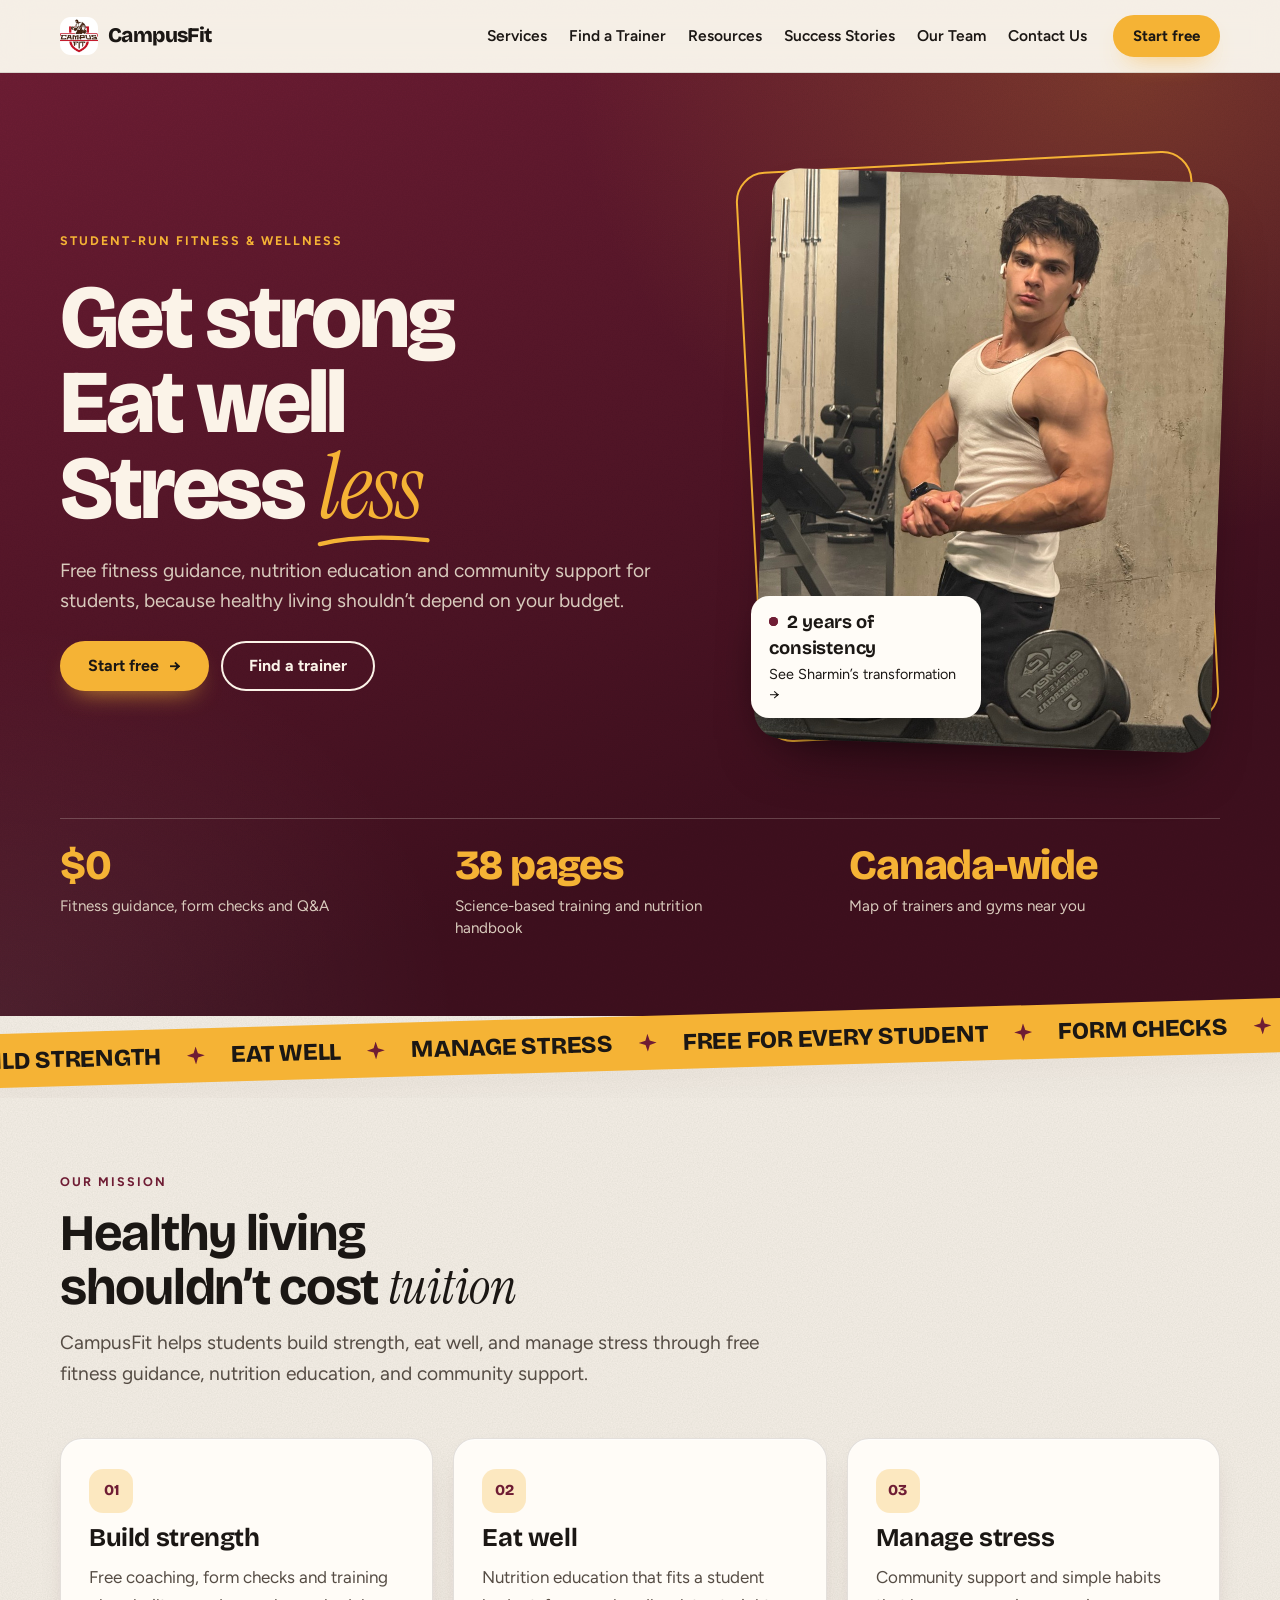
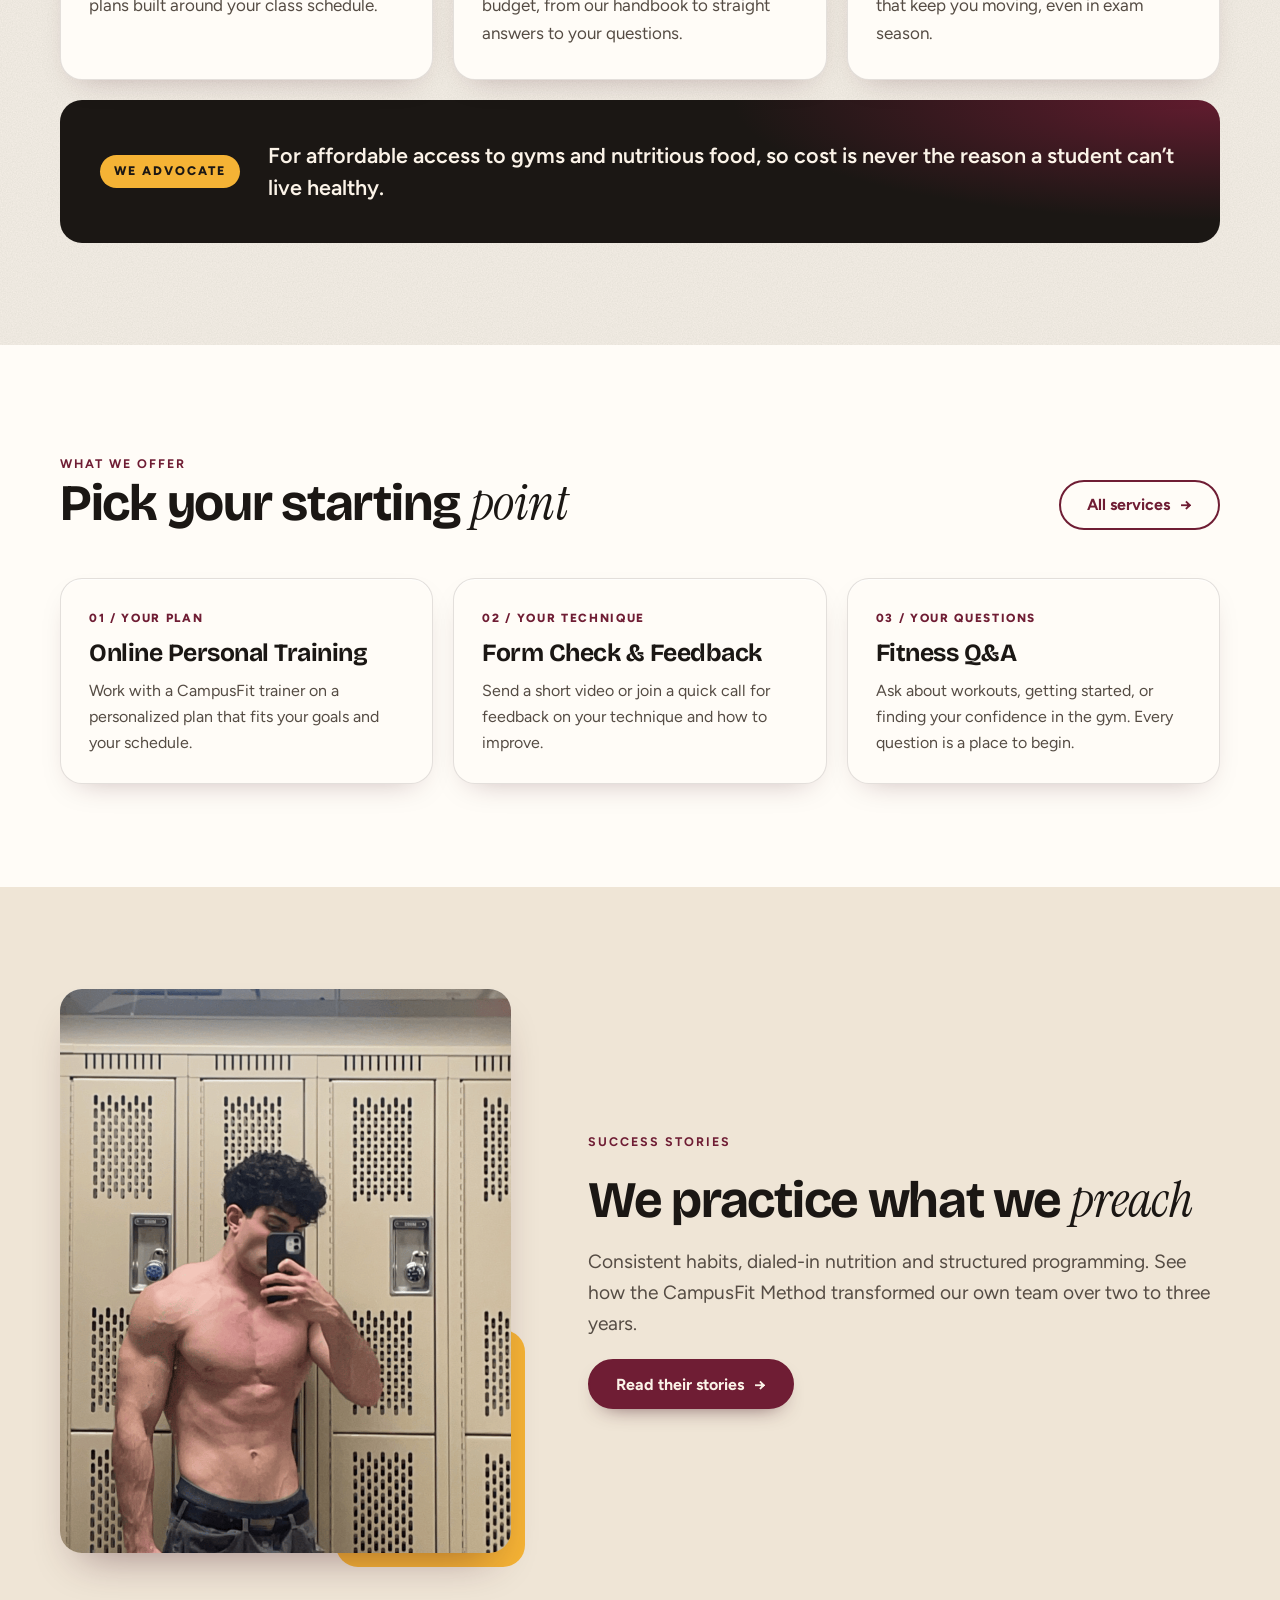
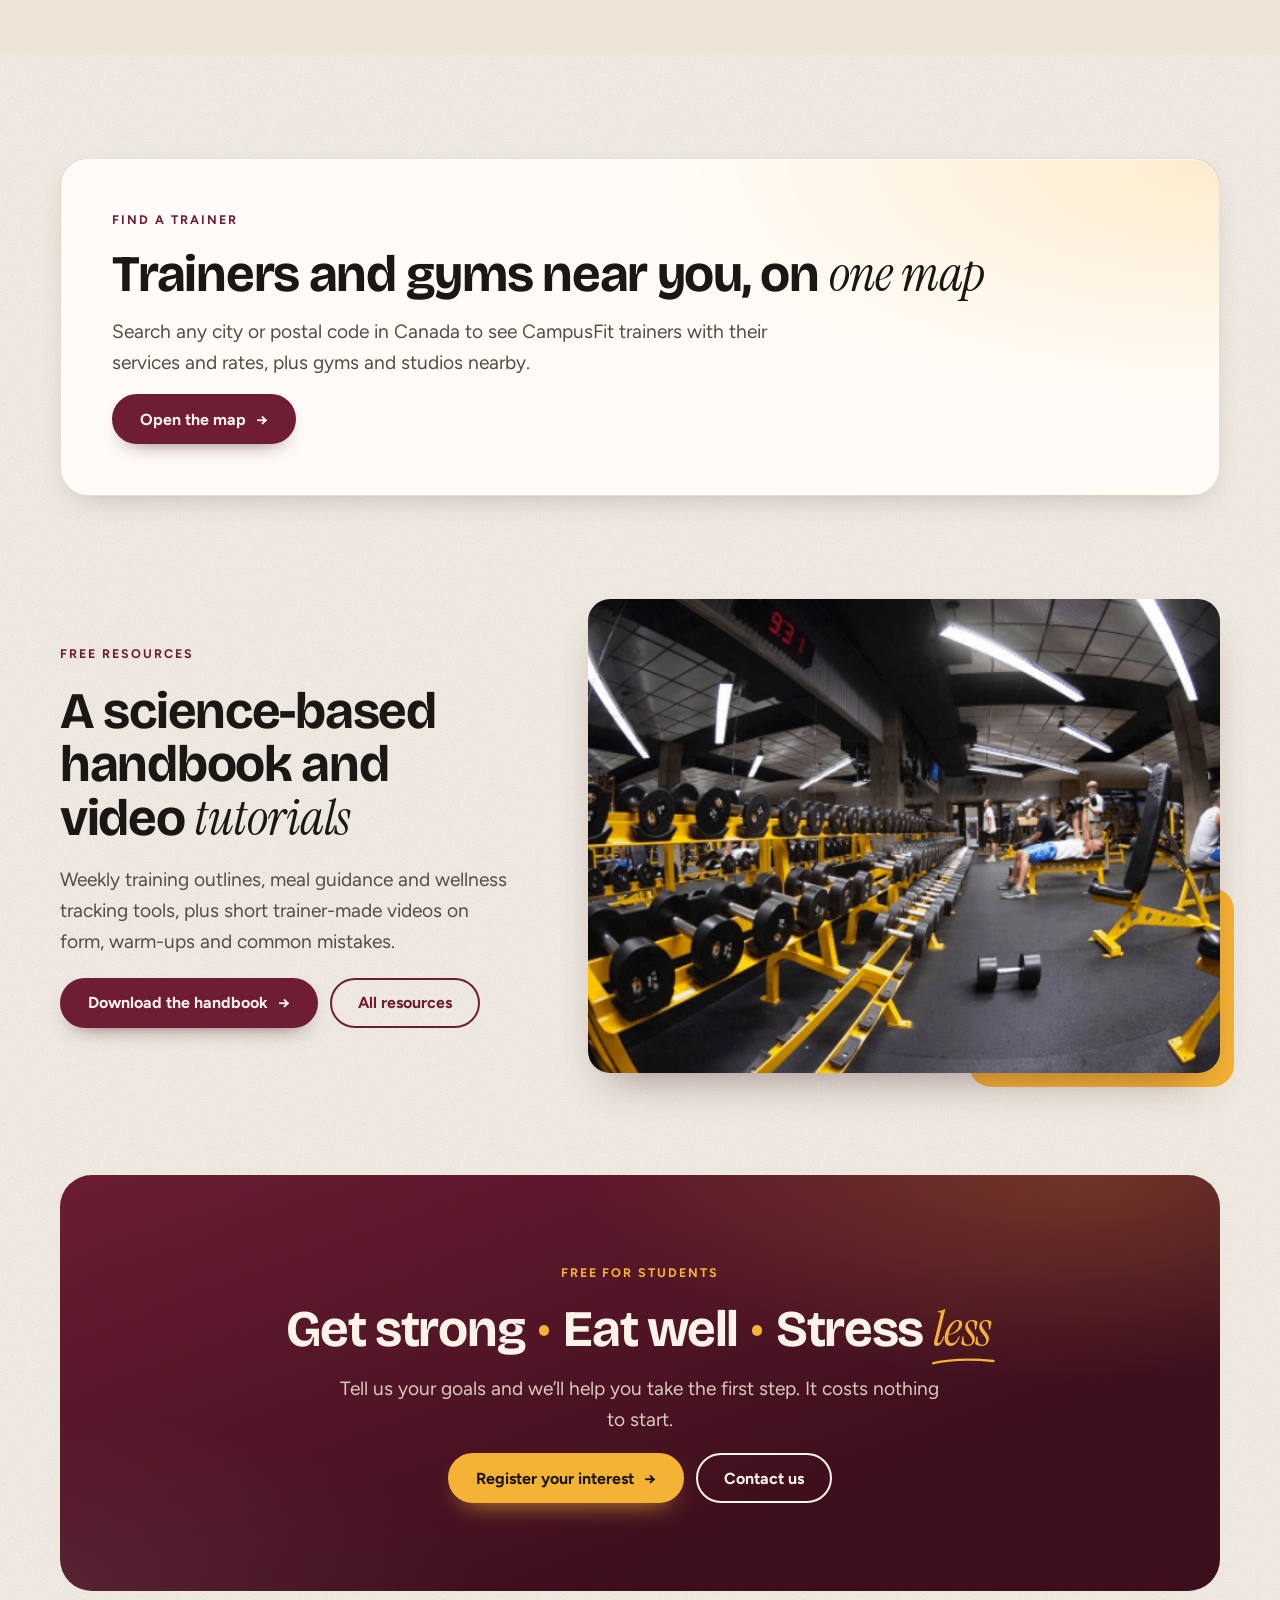
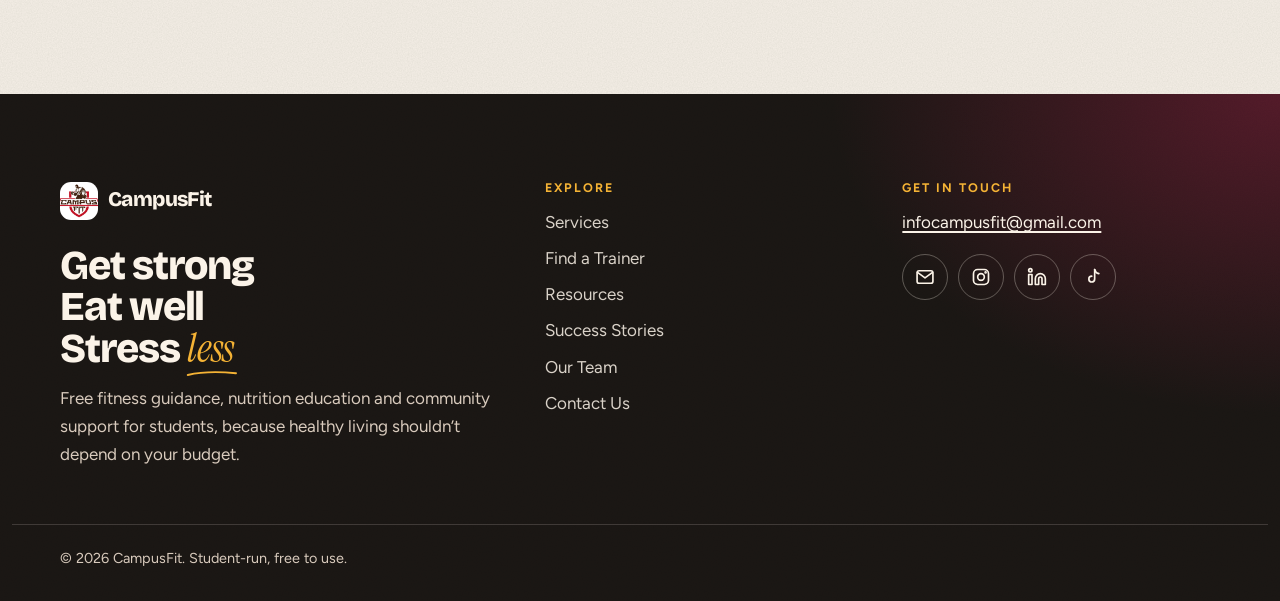
<file: index.html>
<!doctype html>
<html lang="en">
<head>
<meta charset="utf-8">
<meta name="viewport" content="width=device-width, initial-scale=1">
<title>CampusFit – Get strong · Eat well · Stress less</title>
<meta name="description" content="CampusFit helps students build strength, eat well and manage stress through free fitness guidance, nutrition education and community support.">
<meta name="theme-color" content="#6f1d34">
<link rel="canonical" href="https://campusfit.ca/">
<meta property="og:type" content="website">
<meta property="og:site_name" content="CampusFit">
<meta property="og:title" content="CampusFit – Get strong · Eat well · Stress less">
<meta property="og:description" content="CampusFit helps students build strength, eat well and manage stress through free fitness guidance, nutrition education and community support.">
<meta property="og:url" content="https://campusfit.ca/">
<meta property="og:image" content="https://campusfit.ca/images/logo.jpeg">
<link rel="icon" href="images/icon.jpeg">
<link rel="apple-touch-icon" href="images/icon.jpeg">
<link rel="preconnect" href="https://fonts.googleapis.com">
<link rel="preconnect" href="https://fonts.gstatic.com" crossorigin>
<link rel="stylesheet" href="https://fonts.googleapis.com/css2?family=Bricolage+Grotesque:opsz,wght@12..96,600..800&family=Figtree:wght@400;500;600;700;800&family=Instrument+Serif:ital@1&display=swap">
<link rel="stylesheet" href="assets/style.css">
<script src="assets/site.js" defer></script>
</head>
<body>
<a class="skip-link" href="#main">Skip to content</a>
<header class="site-header">
  <div class="container header-inner">
    <a class="brand" href="./"><img src="images/icon.jpeg" alt="" width="38" height="38"><span>CampusFit</span></a>
    <button class="nav-toggle" type="button" aria-expanded="false" aria-controls="site-nav"><span class="sr-only">Menu</span><span class="bars" aria-hidden="true"></span></button>
    <nav id="site-nav" class="site-nav" aria-label="Main">
      <ul><li><a href="services/">Services</a></li><li><a href="find-a-trainer/">Find a Trainer</a></li><li><a href="resources/">Resources</a></li><li><a href="success-stories/">Success Stories</a></li><li><a href="team/">Our Team</a></li><li><a href="contact-us/">Contact Us</a></li></ul>
      <a class="btn btn--accent btn--small" href="services/">Start free</a>
    </nav>
  </div>
</header>
<main id="main">
<section class="hero on-dark">
  <div class="container">
    <div class="hero-grid">
      <div class="hero-copy">
        <p class="eyebrow" data-rise style="--d:0">Student-run fitness &amp; wellness</p>
        <h1 class="display hero-title"><span class="line" style="--l:0">Get strong</span><span class="line" style="--l:1">Eat well</span><span class="line" style="--l:2">Stress <span class="serif accent-word">less<svg class="swoosh" viewBox="0 0 120 16" aria-hidden="true" focusable="false"><path d="M4 11.5C34 4.5 72 3 116 7.5" pathLength="1"/></svg></span></span></h1>
        <p class="lede" data-rise style="--d:2">Free fitness guidance, nutrition education and community support for students, because healthy living shouldn’t depend on your budget.</p>
        <div class="actions" data-rise style="--d:3"><a class="btn btn--accent" href="services/">Start free <span class="arrow" aria-hidden="true">→</span></a><a class="btn btn--ghost" href="find-a-trainer/">Find a trainer</a></div>
      </div>
      <figure class="hero-media" data-rise style="--d:2">
        <img src="images/sharmin-after.jpg" alt="Sharmin after two years: posing in the gym in a white tank top" width="768" height="1024">
        <a class="hero-badge" href="success-stories/"><strong><span class="pulse" aria-hidden="true"></span>2 years of consistency</strong><span>See Sharmin’s transformation →</span></a>
      </figure>
    </div>
    <ul class="proof" data-rise style="--d:4">
      <li><span class="proof-num"><span class="stamp">$0</span></span><span class="proof-label">Fitness guidance, form checks and Q&amp;A</span></li>
      <li><span class="proof-num"><span data-count="38">38</span> pages</span><span class="proof-label">Science-based training and nutrition handbook</span></li>
      <li><span class="proof-num">Canada-wide</span><span class="proof-label">Map of trainers and gyms near you</span></li>
    </ul>
  </div>
</section>
<div class="marquee" aria-hidden="true"><div class="marquee-band"><ul class="marquee-track"><li>Build strength</li><li>Eat well</li><li>Manage stress</li><li>Free for every student</li><li>Form checks</li><li>Nutrition on a budget</li><li>Community support</li><li>Build strength</li><li>Eat well</li><li>Manage stress</li><li>Free for every student</li><li>Form checks</li><li>Nutrition on a budget</li><li>Community support</li></ul></div></div>
<section class="section">
  <div class="container">
    <div class="section-head" data-reveal>
      <p class="eyebrow">Our mission</p>
      <h2 class="h2">Healthy living shouldn’t cost <span class="serif">tuition</span></h2>
      <p class="lede">CampusFit helps students build strength, eat well, and manage stress through free fitness guidance, nutrition education, and community support.</p>
    </div>
    <div class="pillars">
      <article class="pillar" data-reveal style="--d:0"><span class="pillar-num">01</span><h3 class="h3">Build strength</h3><p>Free coaching, form checks and training plans built around your class schedule.</p></article>
      <article class="pillar" data-reveal style="--d:1"><span class="pillar-num">02</span><h3 class="h3">Eat well</h3><p>Nutrition education that fits a student budget, from our handbook to straight answers to your questions.</p></article>
      <article class="pillar" data-reveal style="--d:2"><span class="pillar-num">03</span><h3 class="h3">Manage stress</h3><p>Community support and simple habits that keep you moving, even in exam season.</p></article>
    </div>
    <div class="advocacy" data-reveal>
      <span class="advocacy-tag">We advocate</span>
      <p>For affordable access to gyms and nutritious food, so cost is never the reason a student can’t live healthy.</p>
    </div>
  </div>
</section>
<section class="section section--paper">
  <div class="container">
    <div class="section-head section-head--row" data-reveal>
      <div><p class="eyebrow">What we offer</p><h2 class="h2">Pick your starting <span class="serif">point</span></h2></div>
      <a class="btn btn--ghost" href="services/">All services <span class="arrow" aria-hidden="true">→</span></a>
    </div>
    <div class="grid-3">
<article class="card" data-reveal style="--d:0">
  <div class="card-copy">
    <p class="card-label">01 / YOUR PLAN</p>
    <h3 class="card-title">Online Personal Training</h3>
    <p class="card-text">Work with a CampusFit trainer on a personalized plan that fits your goals and your schedule.</p>
  </div>
</article>
<article class="card" data-reveal style="--d:1">
  <div class="card-copy">
    <p class="card-label">02 / YOUR TECHNIQUE</p>
    <h3 class="card-title">Form Check &amp; Feedback</h3>
    <p class="card-text">Send a short video or join a quick call for feedback on your technique and how to improve.</p>
  </div>
</article>
<article class="card" data-reveal style="--d:2">
  <div class="card-copy">
    <p class="card-label">03 / YOUR QUESTIONS</p>
    <h3 class="card-title">Fitness Q&amp;A</h3>
    <p class="card-text">Ask about workouts, getting started, or finding your confidence in the gym. Every question is a place to begin.</p>
  </div>
</article>
    </div>
  </div>
</section>
<section class="section section--cream">
  <div class="container split">
    <figure class="split-media" data-reveal><img src="images/yehonatan-after.png" alt="Yehonatan after three years: mirror selfie in a locker room" width="900" height="1612" loading="lazy"></figure>
    <div class="split-copy" data-reveal style="--d:1">
      <p class="eyebrow">Success stories</p>
      <h2 class="h2">We practice what we <span class="serif">preach</span></h2>
      <p class="lede">Consistent habits, dialed-in nutrition and structured programming. See how the CampusFit Method transformed our own team over two to three years.</p>
      <a class="btn" href="success-stories/">Read their stories <span class="arrow" aria-hidden="true">→</span></a>
    </div>
  </div>
</section>
<section class="section">
  <div class="container">
    <div class="panel panel--feature" data-reveal>
      <p class="eyebrow">Find a trainer</p>
      <h2 class="h2">Trainers and gyms near you, on <span class="serif">one map</span></h2>
      <p class="lede">Search any city or postal code in Canada to see CampusFit trainers with their services and rates, plus gyms and studios nearby.</p>
      <a class="btn" href="find-a-trainer/">Open the map <span class="arrow" aria-hidden="true">→</span></a>
    </div>
  </div>
</section>
<section class="section section--flush-top">
  <div class="container split split--flip">
    <figure class="split-media split-media--wide" data-reveal><img src="images/gym.png" alt="Gym floor with rows of dumbbells on yellow racks" width="596" height="391" loading="lazy"></figure>
    <div class="split-copy" data-reveal style="--d:1">
      <p class="eyebrow">Free resources</p>
      <h2 class="h2">A science-based handbook and video <span class="serif">tutorials</span></h2>
      <p class="lede">Weekly training outlines, meal guidance and wellness tracking tools, plus short trainer-made videos on form, warm-ups and common mistakes.</p>
      <div class="actions"><a class="btn" href="files/campusfit-handbook.pdf" download>Download the handbook <span class="arrow" aria-hidden="true">→</span></a><a class="btn btn--ghost" href="resources/">All resources</a></div>
    </div>
  </div>
</section>
<section class="section section--flush-top">
  <div class="container">
    <div class="cta-band on-dark" data-reveal>
      <p class="eyebrow">Free for students</p>
      <h2 class="h2 slogan-inline"><span class="phrase">Get strong</span> <span class="sep" aria-hidden="true"></span> <span class="phrase">Eat well</span> <span class="sep" aria-hidden="true"></span> <span class="phrase">Stress <span class="serif accent-word">less<svg class="swoosh" viewBox="0 0 120 16" aria-hidden="true" focusable="false"><path d="M4 11.5C34 4.5 72 3 116 7.5" pathLength="1"/></svg></span></span></h2>
      <p class="lede">Tell us your goals and we’ll help you take the first step. It costs nothing to start.</p>
      <div class="actions">
        <a class="btn btn--accent" href="https://docs.google.com/forms/d/e/1FAIpQLSdLxVKDtf4Toz6OeNEDU3pKm-vR3UD8BcH6uD4BylhP9cgY4w/viewform" target="_blank" rel="noopener">Register your interest <span class="arrow" aria-hidden="true">→</span></a>
        <a class="btn btn--ghost" href="contact-us/">Contact us</a>
      </div>
    </div>
  </div>
</section>
</main>
<footer class="site-footer">
  <div class="container footer-inner">
    <div>
      <a class="brand" href="./"><img src="images/icon.jpeg" alt="" width="38" height="38"><span>CampusFit</span></a>
      <p class="footer-slogan"><span class="line" data-reveal style="--d:0">Get strong</span><span class="line" data-reveal style="--d:1">Eat well</span><span class="line" data-reveal style="--d:2">Stress <span class="serif accent-word">less<svg class="swoosh" viewBox="0 0 120 16" aria-hidden="true" focusable="false"><path d="M4 11.5C34 4.5 72 3 116 7.5" pathLength="1"/></svg></span></span></p>
      <p class="footer-note">Free fitness guidance, nutrition education and community support for students, because healthy living shouldn’t depend on your budget.</p>
    </div>
    <div>
      <h2 class="footer-heading">Explore</h2>
      <ul class="footer-links"><li><a href="services/">Services</a></li><li><a href="find-a-trainer/">Find a Trainer</a></li><li><a href="resources/">Resources</a></li><li><a href="success-stories/">Success Stories</a></li><li><a href="team/">Our Team</a></li><li><a href="contact-us/">Contact Us</a></li></ul>
    </div>
    <div>
      <h2 class="footer-heading">Get in touch</h2>
      <p class="footer-note"><a href="mailto:infocampusfit@gmail.com">infocampusfit@gmail.com</a></p>
      <ul class="social"><li><a href="mailto:infocampusfit@gmail.com" aria-label="Email CampusFit"><svg viewBox="0 0 24 24" aria-hidden="true" fill="none" stroke="currentColor" stroke-width="2" stroke-linecap="round" stroke-linejoin="round"><rect x="2.5" y="4.5" width="19" height="15" rx="2.5"/><path d="m3 6.5 9 6.5 9-6.5"/></svg></a></li><li><a href="https://www.instagram.com/campusfit.ca/" aria-label="CampusFit on Instagram" target="_blank" rel="noopener"><svg viewBox="0 0 24 24" aria-hidden="true" fill="none" stroke="currentColor" stroke-width="2" stroke-linecap="round" stroke-linejoin="round"><rect x="3" y="3" width="18" height="18" rx="5"/><circle cx="12" cy="12" r="4"/><circle cx="17.5" cy="6.5" r="0.6" fill="currentColor"/></svg></a></li><li><a href="https://www.linkedin.com/company/campusfit/" aria-label="CampusFit on LinkedIn" target="_blank" rel="noopener"><svg viewBox="0 0 24 24" aria-hidden="true" fill="none" stroke="currentColor" stroke-width="2" stroke-linecap="round" stroke-linejoin="round"><path d="M16 8a6 6 0 0 1 6 6v7h-4v-7a2 2 0 0 0-4 0v7h-4v-7a6 6 0 0 1 6-6z"/><rect x="2" y="9" width="4" height="12"/><circle cx="4" cy="4" r="2"/></svg></a></li><li><a href="https://www.tiktok.com/@campusfit.ca" aria-label="CampusFit on TikTok" target="_blank" rel="noopener"><svg viewBox="0 0 24 24" aria-hidden="true" fill="none" stroke="currentColor" stroke-width="2" stroke-linecap="round" stroke-linejoin="round"><path d="M14 3v11.5a3.5 3.5 0 1 1-3.5-3.5"/><path d="M14 3c.6 2.6 2.4 4.4 5 5"/></svg></a></li></ul>
    </div>
  </div>
  <div class="container footer-bottom"><p>© <span data-year>2026</span> CampusFit. Student-run, free to use.</p></div>
</footer>
</body>
</html>
</file>
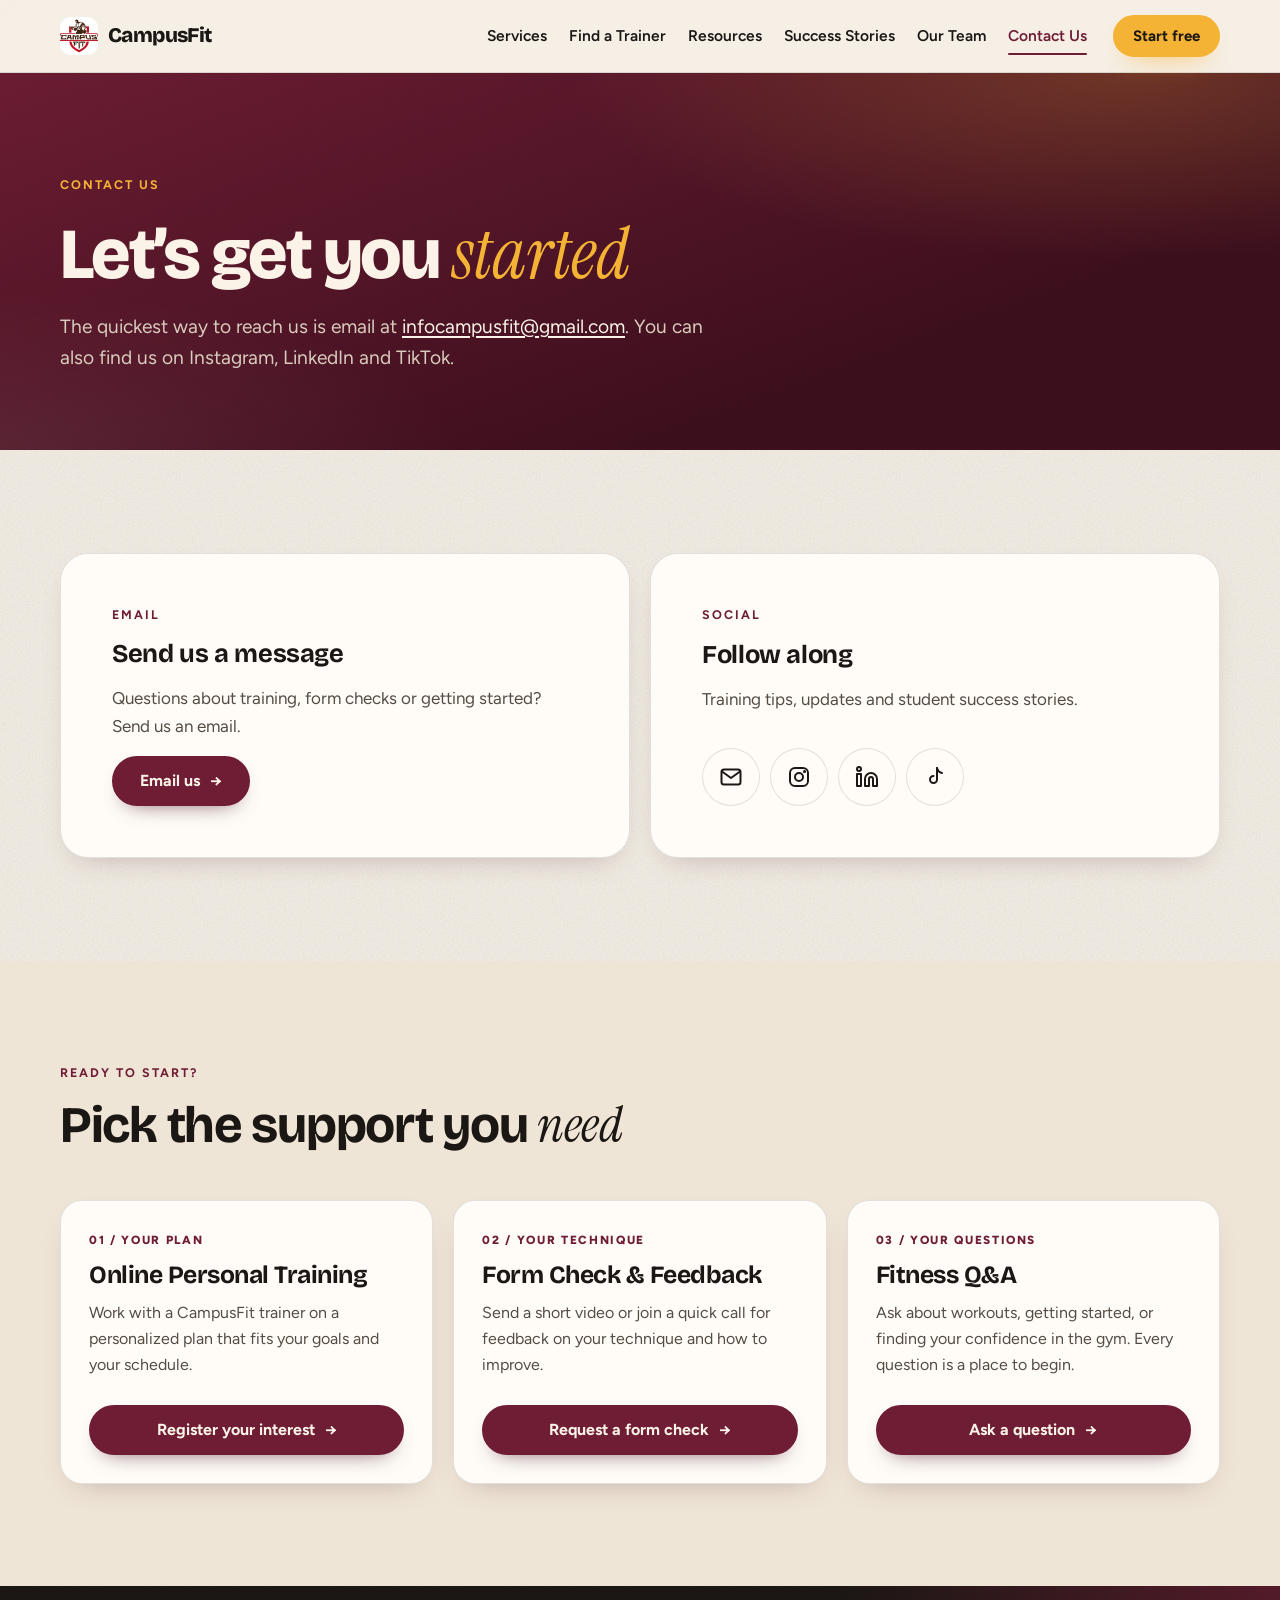
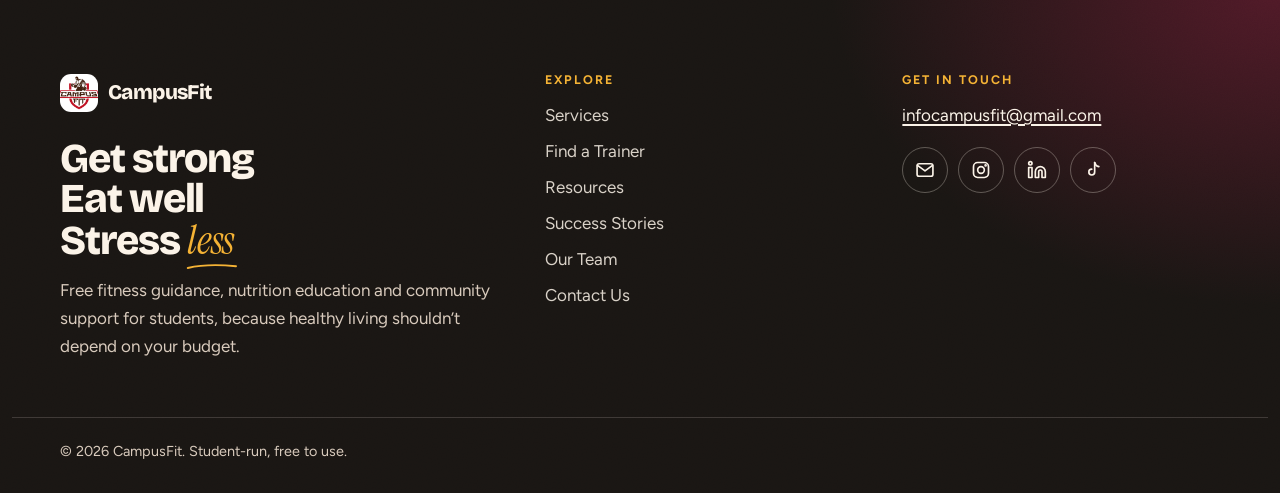
<file: contact-us/index.html>
<!doctype html>
<html lang="en">
<head>
<meta charset="utf-8">
<meta name="viewport" content="width=device-width, initial-scale=1">
<title>Contact Us – CampusFit</title>
<meta name="description" content="Get in touch with CampusFit by email or find us on Instagram, LinkedIn and TikTok.">
<meta name="theme-color" content="#6f1d34">
<link rel="canonical" href="https://campusfit.ca/contact-us/">
<meta property="og:type" content="website">
<meta property="og:site_name" content="CampusFit">
<meta property="og:title" content="Contact Us – CampusFit">
<meta property="og:description" content="Get in touch with CampusFit by email or find us on Instagram, LinkedIn and TikTok.">
<meta property="og:url" content="https://campusfit.ca/contact-us/">
<meta property="og:image" content="https://campusfit.ca/images/logo.jpeg">
<link rel="icon" href="../images/icon.jpeg">
<link rel="apple-touch-icon" href="../images/icon.jpeg">
<link rel="preconnect" href="https://fonts.googleapis.com">
<link rel="preconnect" href="https://fonts.gstatic.com" crossorigin>
<link rel="stylesheet" href="https://fonts.googleapis.com/css2?family=Bricolage+Grotesque:opsz,wght@12..96,600..800&family=Figtree:wght@400;500;600;700;800&family=Instrument+Serif:ital@1&display=swap">
<link rel="stylesheet" href="../assets/style.css">
<script src="../assets/site.js" defer></script>
</head>
<body>
<a class="skip-link" href="#main">Skip to content</a>
<header class="site-header">
  <div class="container header-inner">
    <a class="brand" href="../"><img src="../images/icon.jpeg" alt="" width="38" height="38"><span>CampusFit</span></a>
    <button class="nav-toggle" type="button" aria-expanded="false" aria-controls="site-nav"><span class="sr-only">Menu</span><span class="bars" aria-hidden="true"></span></button>
    <nav id="site-nav" class="site-nav" aria-label="Main">
      <ul><li><a href="../services/">Services</a></li><li><a href="../find-a-trainer/">Find a Trainer</a></li><li><a href="../resources/">Resources</a></li><li><a href="../success-stories/">Success Stories</a></li><li><a href="../team/">Our Team</a></li><li><a href="../contact-us/" aria-current="page">Contact Us</a></li></ul>
      <a class="btn btn--accent btn--small" href="../services/">Start free</a>
    </nav>
  </div>
</header>
<main id="main">
<section class="hero hero--page on-dark">
  <div class="container">
    <div class="hero-copy">
      <p class="eyebrow" data-rise style="--d:0">Contact us</p>
      <h1 class="display" data-rise style="--d:1">Let’s get you <span class="serif">started</span></h1>
      <p class="lede" data-rise style="--d:2">The quickest way to reach us is email at <a href="mailto:infocampusfit@gmail.com">infocampusfit@gmail.com</a>. You can also find us on Instagram, LinkedIn and TikTok.</p>
    </div>
  </div>
</section>
<section class="section">
  <div class="container grid-2">
    <div class="panel" data-reveal>
      <p class="eyebrow">Email</p>
      <h2 class="h3">Send us a message</h2>
      <p class="muted">Questions about training, form checks or getting started? Send us an email.</p>
      <a class="btn" href="mailto:infocampusfit@gmail.com">Email us <span class="arrow" aria-hidden="true">→</span></a>
    </div>
    <div class="panel" data-reveal style="--d:1">
      <p class="eyebrow">Social</p>
      <h2 class="h3">Follow along</h2>
      <p class="muted">Training tips, updates and student success stories.</p>
      <ul class="social social--large"><li><a href="mailto:infocampusfit@gmail.com" aria-label="Email CampusFit"><svg viewBox="0 0 24 24" aria-hidden="true" fill="none" stroke="currentColor" stroke-width="2" stroke-linecap="round" stroke-linejoin="round"><rect x="2.5" y="4.5" width="19" height="15" rx="2.5"/><path d="m3 6.5 9 6.5 9-6.5"/></svg></a></li><li><a href="https://www.instagram.com/campusfit.ca/" aria-label="CampusFit on Instagram" target="_blank" rel="noopener"><svg viewBox="0 0 24 24" aria-hidden="true" fill="none" stroke="currentColor" stroke-width="2" stroke-linecap="round" stroke-linejoin="round"><rect x="3" y="3" width="18" height="18" rx="5"/><circle cx="12" cy="12" r="4"/><circle cx="17.5" cy="6.5" r="0.6" fill="currentColor"/></svg></a></li><li><a href="https://www.linkedin.com/company/campusfit/" aria-label="CampusFit on LinkedIn" target="_blank" rel="noopener"><svg viewBox="0 0 24 24" aria-hidden="true" fill="none" stroke="currentColor" stroke-width="2" stroke-linecap="round" stroke-linejoin="round"><path d="M16 8a6 6 0 0 1 6 6v7h-4v-7a2 2 0 0 0-4 0v7h-4v-7a6 6 0 0 1 6-6z"/><rect x="2" y="9" width="4" height="12"/><circle cx="4" cy="4" r="2"/></svg></a></li><li><a href="https://www.tiktok.com/@campusfit.ca" aria-label="CampusFit on TikTok" target="_blank" rel="noopener"><svg viewBox="0 0 24 24" aria-hidden="true" fill="none" stroke="currentColor" stroke-width="2" stroke-linecap="round" stroke-linejoin="round"><path d="M14 3v11.5a3.5 3.5 0 1 1-3.5-3.5"/><path d="M14 3c.6 2.6 2.4 4.4 5 5"/></svg></a></li></ul>
    </div>
  </div>
</section>
<section class="section section--cream">
  <div class="container">
    <div class="section-head" data-reveal><p class="eyebrow">Ready to start?</p><h2 class="h2">Pick the support you <span class="serif">need</span></h2></div>
    <div class="grid-3">
<article class="card" data-reveal style="--d:0">
  <div class="card-copy">
    <p class="card-label">01 / YOUR PLAN</p>
    <h3 class="card-title">Online Personal Training</h3>
    <p class="card-text">Work with a CampusFit trainer on a personalized plan that fits your goals and your schedule.</p>
  </div>
  <a class="btn btn--block" href="https://docs.google.com/forms/d/e/1FAIpQLSdLxVKDtf4Toz6OeNEDU3pKm-vR3UD8BcH6uD4BylhP9cgY4w/viewform" target="_blank" rel="noopener">Register your interest <span class="arrow" aria-hidden="true">→</span></a>
</article>
<article class="card" data-reveal style="--d:1">
  <div class="card-copy">
    <p class="card-label">02 / YOUR TECHNIQUE</p>
    <h3 class="card-title">Form Check &amp; Feedback</h3>
    <p class="card-text">Send a short video or join a quick call for feedback on your technique and how to improve.</p>
  </div>
  <a class="btn btn--block" href="https://docs.google.com/forms/d/e/1FAIpQLSc0NjC49bq_ZRB4RKLU5N7V3xkjWShHBXMn-7WsU_LVb0m6OA/viewform" target="_blank" rel="noopener">Request a form check <span class="arrow" aria-hidden="true">→</span></a>
</article>
<article class="card" data-reveal style="--d:2">
  <div class="card-copy">
    <p class="card-label">03 / YOUR QUESTIONS</p>
    <h3 class="card-title">Fitness Q&amp;A</h3>
    <p class="card-text">Ask about workouts, getting started, or finding your confidence in the gym. Every question is a place to begin.</p>
  </div>
  <a class="btn btn--block" href="https://docs.google.com/forms/d/e/1FAIpQLSdZ9zZbQoLsr4pviWGTZTFlrWZz3o1XiGST_P4D_iNRUocM2Q/viewform" target="_blank" rel="noopener">Ask a question <span class="arrow" aria-hidden="true">→</span></a>
</article>
    </div>
  </div>
</section>
</main>
<footer class="site-footer">
  <div class="container footer-inner">
    <div>
      <a class="brand" href="../"><img src="../images/icon.jpeg" alt="" width="38" height="38"><span>CampusFit</span></a>
      <p class="footer-slogan"><span class="line" data-reveal style="--d:0">Get strong</span><span class="line" data-reveal style="--d:1">Eat well</span><span class="line" data-reveal style="--d:2">Stress <span class="serif accent-word">less<svg class="swoosh" viewBox="0 0 120 16" aria-hidden="true" focusable="false"><path d="M4 11.5C34 4.5 72 3 116 7.5" pathLength="1"/></svg></span></span></p>
      <p class="footer-note">Free fitness guidance, nutrition education and community support for students, because healthy living shouldn’t depend on your budget.</p>
    </div>
    <div>
      <h2 class="footer-heading">Explore</h2>
      <ul class="footer-links"><li><a href="../services/">Services</a></li><li><a href="../find-a-trainer/">Find a Trainer</a></li><li><a href="../resources/">Resources</a></li><li><a href="../success-stories/">Success Stories</a></li><li><a href="../team/">Our Team</a></li><li><a href="../contact-us/">Contact Us</a></li></ul>
    </div>
    <div>
      <h2 class="footer-heading">Get in touch</h2>
      <p class="footer-note"><a href="mailto:infocampusfit@gmail.com">infocampusfit@gmail.com</a></p>
      <ul class="social"><li><a href="mailto:infocampusfit@gmail.com" aria-label="Email CampusFit"><svg viewBox="0 0 24 24" aria-hidden="true" fill="none" stroke="currentColor" stroke-width="2" stroke-linecap="round" stroke-linejoin="round"><rect x="2.5" y="4.5" width="19" height="15" rx="2.5"/><path d="m3 6.5 9 6.5 9-6.5"/></svg></a></li><li><a href="https://www.instagram.com/campusfit.ca/" aria-label="CampusFit on Instagram" target="_blank" rel="noopener"><svg viewBox="0 0 24 24" aria-hidden="true" fill="none" stroke="currentColor" stroke-width="2" stroke-linecap="round" stroke-linejoin="round"><rect x="3" y="3" width="18" height="18" rx="5"/><circle cx="12" cy="12" r="4"/><circle cx="17.5" cy="6.5" r="0.6" fill="currentColor"/></svg></a></li><li><a href="https://www.linkedin.com/company/campusfit/" aria-label="CampusFit on LinkedIn" target="_blank" rel="noopener"><svg viewBox="0 0 24 24" aria-hidden="true" fill="none" stroke="currentColor" stroke-width="2" stroke-linecap="round" stroke-linejoin="round"><path d="M16 8a6 6 0 0 1 6 6v7h-4v-7a2 2 0 0 0-4 0v7h-4v-7a6 6 0 0 1 6-6z"/><rect x="2" y="9" width="4" height="12"/><circle cx="4" cy="4" r="2"/></svg></a></li><li><a href="https://www.tiktok.com/@campusfit.ca" aria-label="CampusFit on TikTok" target="_blank" rel="noopener"><svg viewBox="0 0 24 24" aria-hidden="true" fill="none" stroke="currentColor" stroke-width="2" stroke-linecap="round" stroke-linejoin="round"><path d="M14 3v11.5a3.5 3.5 0 1 1-3.5-3.5"/><path d="M14 3c.6 2.6 2.4 4.4 5 5"/></svg></a></li></ul>
    </div>
  </div>
  <div class="container footer-bottom"><p>© <span data-year>2026</span> CampusFit. Student-run, free to use.</p></div>
</footer>
</body>
</html>
</file>
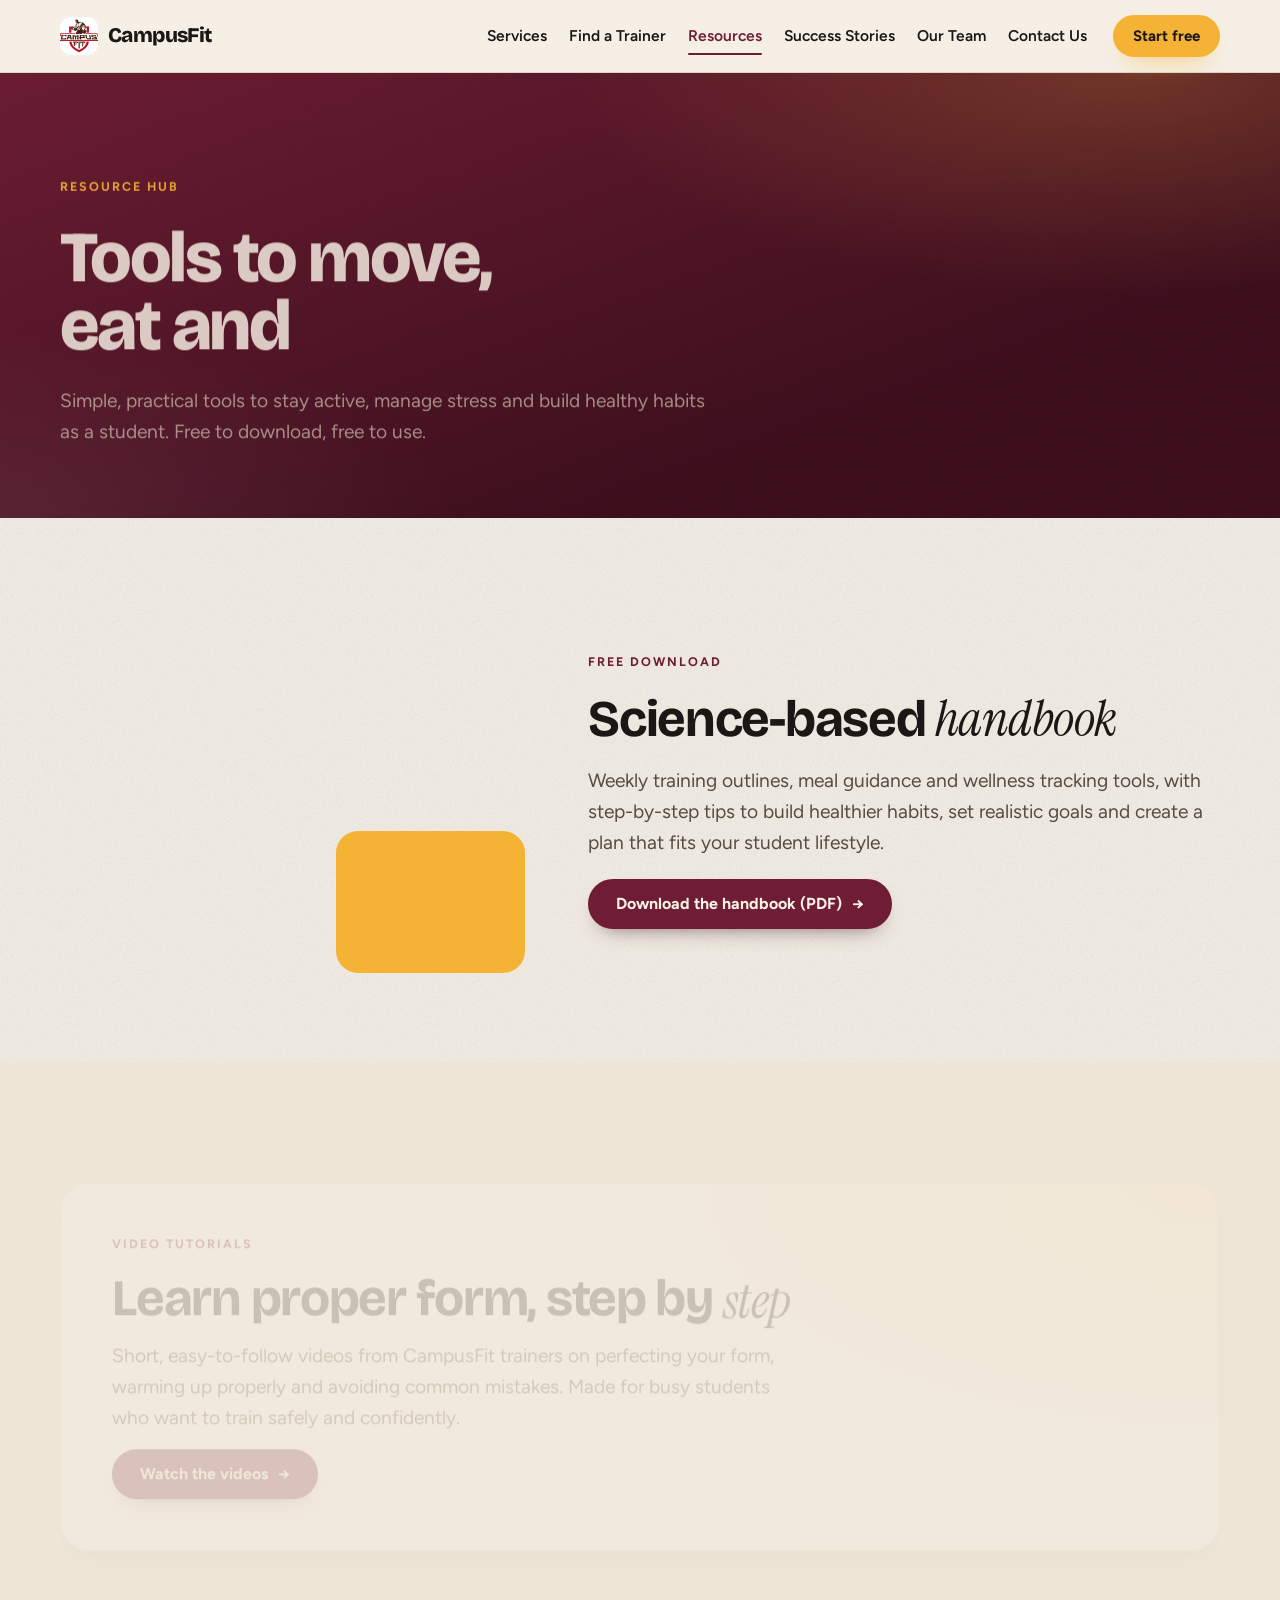
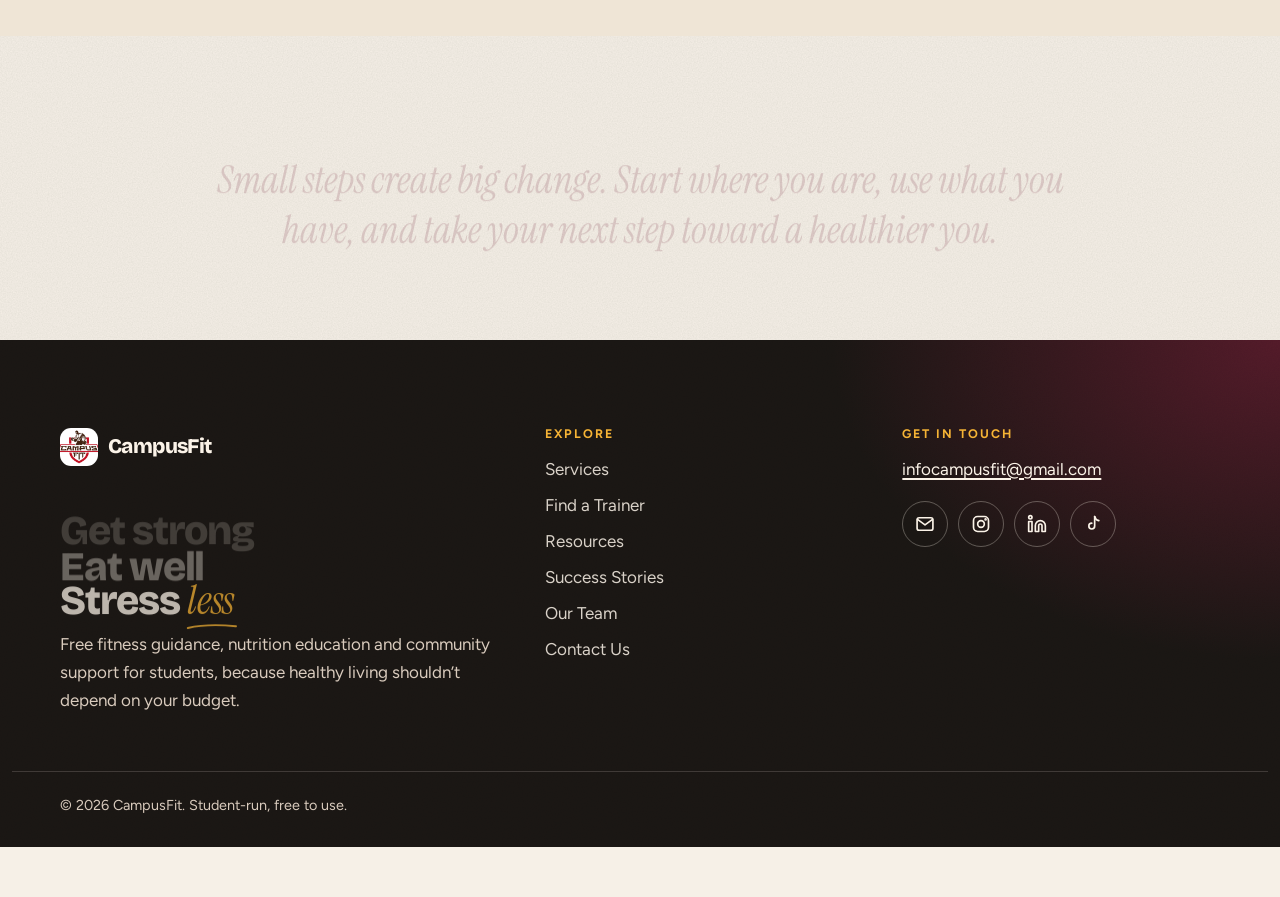
<file: home/index.html>
<!doctype html>
<html lang="en">
<head>
<meta charset="utf-8">
<title>Resources – CampusFit</title>
<meta http-equiv="refresh" content="0; url=../resources/">
<link rel="canonical" href="https://campusfit.ca/resources/">
<meta name="robots" content="noindex">
</head>
<body>
<p>This page has moved to <a href="../resources/">Resources</a>.</p>
</body>
</html>
</file>
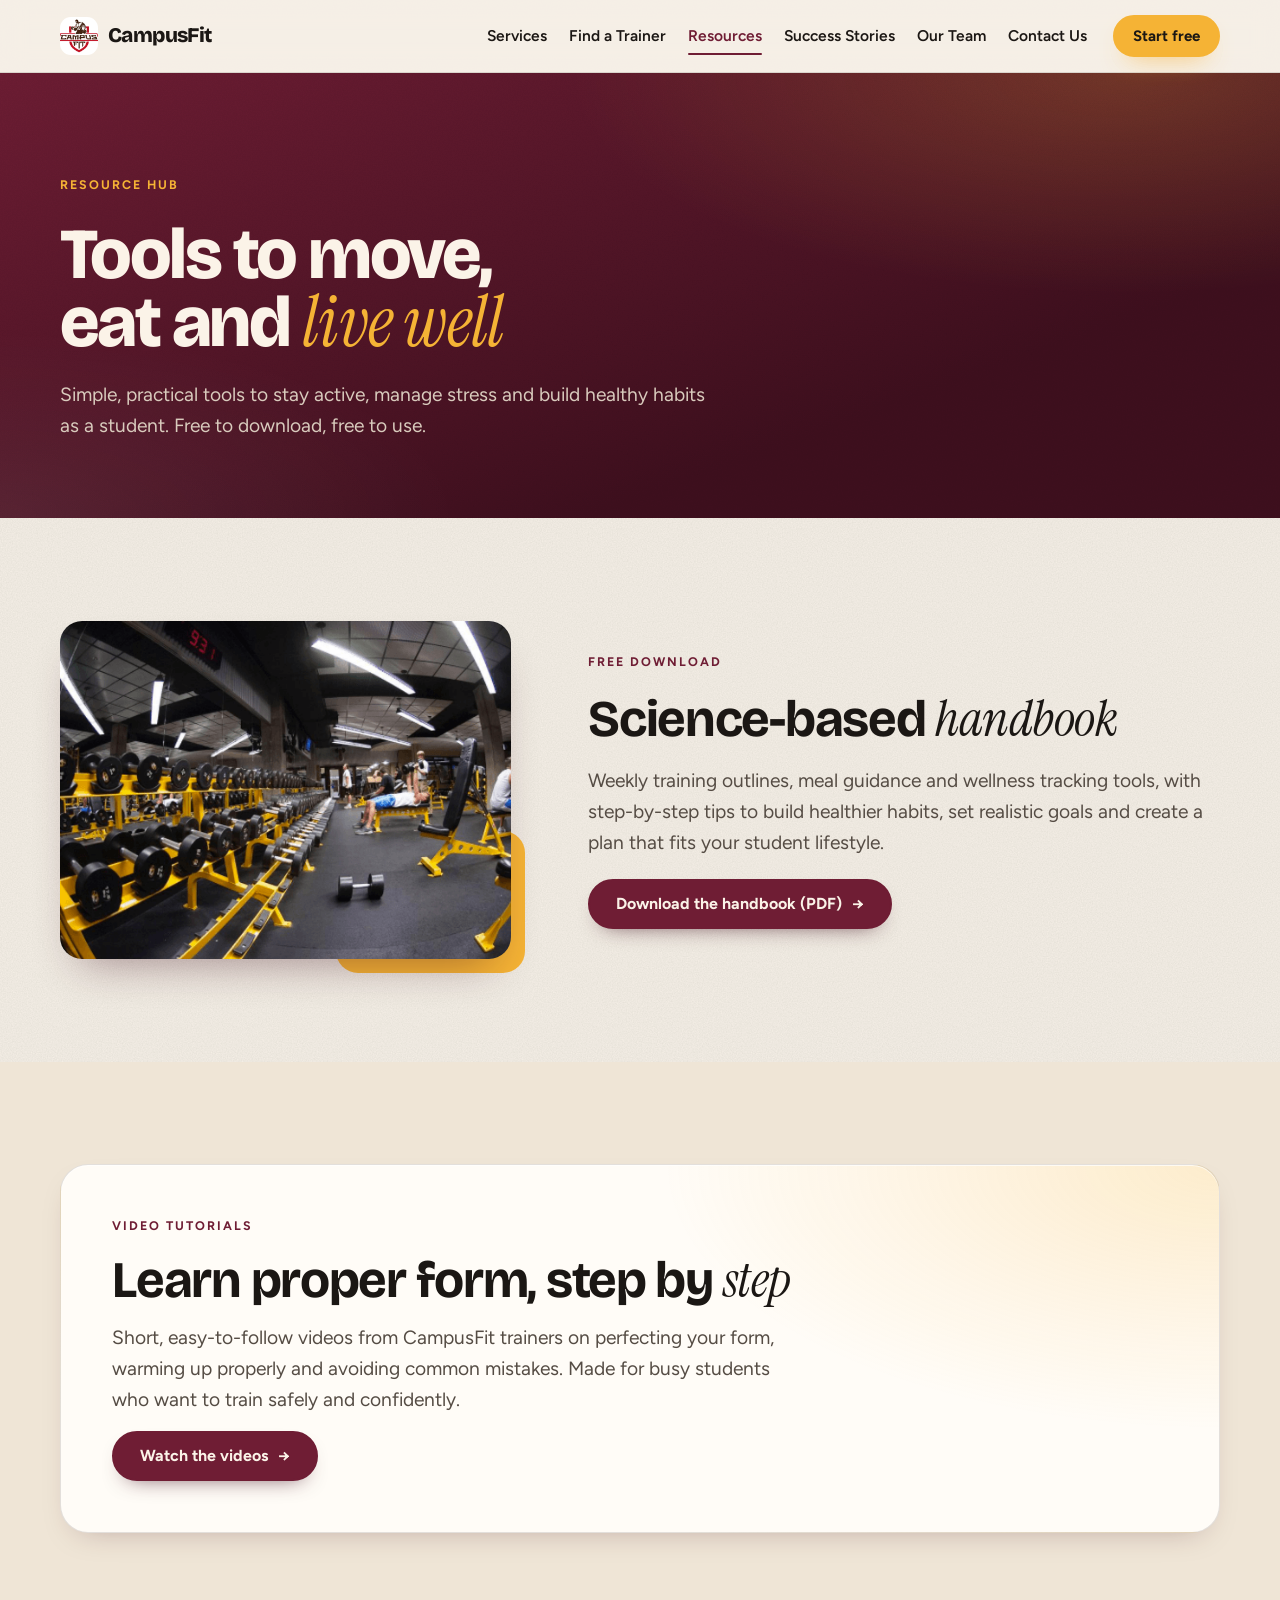
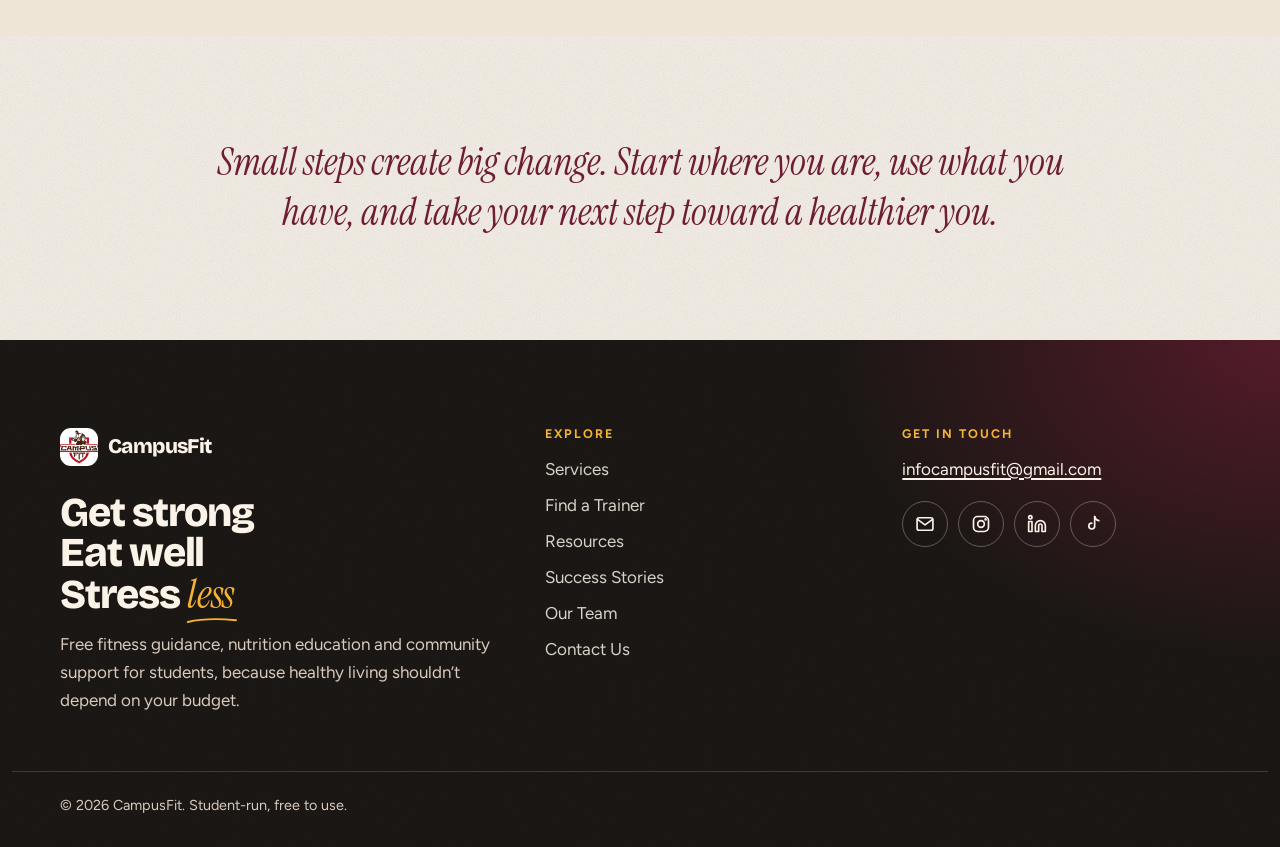
<file: resources/index.html>
<!doctype html>
<html lang="en">
<head>
<meta charset="utf-8">
<meta name="viewport" content="width=device-width, initial-scale=1">
<title>Resources – CampusFit</title>
<meta name="description" content="Free CampusFit resources: a science-based training and nutrition handbook and short video tutorials on form and warm-ups.">
<meta name="theme-color" content="#6f1d34">
<link rel="canonical" href="https://campusfit.ca/resources/">
<meta property="og:type" content="website">
<meta property="og:site_name" content="CampusFit">
<meta property="og:title" content="Resources – CampusFit">
<meta property="og:description" content="Free CampusFit resources: a science-based training and nutrition handbook and short video tutorials on form and warm-ups.">
<meta property="og:url" content="https://campusfit.ca/resources/">
<meta property="og:image" content="https://campusfit.ca/images/logo.jpeg">
<link rel="icon" href="../images/icon.jpeg">
<link rel="apple-touch-icon" href="../images/icon.jpeg">
<link rel="preconnect" href="https://fonts.googleapis.com">
<link rel="preconnect" href="https://fonts.gstatic.com" crossorigin>
<link rel="stylesheet" href="https://fonts.googleapis.com/css2?family=Bricolage+Grotesque:opsz,wght@12..96,600..800&family=Figtree:wght@400;500;600;700;800&family=Instrument+Serif:ital@1&display=swap">
<link rel="stylesheet" href="../assets/style.css">
<script src="../assets/site.js" defer></script>
</head>
<body>
<a class="skip-link" href="#main">Skip to content</a>
<header class="site-header">
  <div class="container header-inner">
    <a class="brand" href="../"><img src="../images/icon.jpeg" alt="" width="38" height="38"><span>CampusFit</span></a>
    <button class="nav-toggle" type="button" aria-expanded="false" aria-controls="site-nav"><span class="sr-only">Menu</span><span class="bars" aria-hidden="true"></span></button>
    <nav id="site-nav" class="site-nav" aria-label="Main">
      <ul><li><a href="../services/">Services</a></li><li><a href="../find-a-trainer/">Find a Trainer</a></li><li><a href="../resources/" aria-current="page">Resources</a></li><li><a href="../success-stories/">Success Stories</a></li><li><a href="../team/">Our Team</a></li><li><a href="../contact-us/">Contact Us</a></li></ul>
      <a class="btn btn--accent btn--small" href="../services/">Start free</a>
    </nav>
  </div>
</header>
<main id="main">
<section class="hero hero--page on-dark">
  <div class="container">
    <div class="hero-copy">
      <p class="eyebrow" data-rise style="--d:0">Resource hub</p>
      <h1 class="display" data-rise style="--d:1">Tools to move, eat and <span class="serif">live well</span></h1>
      <p class="lede" data-rise style="--d:2">Simple, practical tools to stay active, manage stress and build healthy habits as a student. Free to download, free to use.</p>
    </div>
  </div>
</section>
<section class="section">
  <div class="container split">
    <figure class="split-media split-media--wide" data-reveal><img src="../images/gym.png" alt="Gym floor with rows of dumbbells on yellow racks" width="596" height="391" loading="lazy"></figure>
    <div class="split-copy" data-reveal style="--d:1">
      <p class="eyebrow">Free download</p>
      <h2 class="h2">Science-based <span class="serif">handbook</span></h2>
      <p class="lede">Weekly training outlines, meal guidance and wellness tracking tools, with step-by-step tips to build healthier habits, set realistic goals and create a plan that fits your student lifestyle.</p>
      <a class="btn" href="../files/campusfit-handbook.pdf" download>Download the handbook (PDF) <span class="arrow" aria-hidden="true">→</span></a>
    </div>
  </div>
</section>
<section class="section section--cream">
  <div class="container">
    <div class="panel panel--feature" data-reveal>
      <p class="eyebrow">Video tutorials</p>
      <h2 class="h2">Learn proper form, step by <span class="serif">step</span></h2>
      <p class="lede">Short, easy-to-follow videos from CampusFit trainers on perfecting your form, warming up properly and avoiding common mistakes. Made for busy students who want to train safely and confidently.</p>
      <a class="btn" href="https://drive.google.com/drive/folders/1SCGnLmjcCGEbRUP4530ljKGlyi1YBxR2?usp=drive_link" target="_blank" rel="noopener">Watch the videos <span class="arrow" aria-hidden="true">→</span></a>
    </div>
  </div>
</section>
<section class="section">
  <div class="container">
    <blockquote class="quote" data-reveal>Small steps create big change. Start where you are, use what you have, and take your next step toward a healthier you.</blockquote>
  </div>
</section>
</main>
<footer class="site-footer">
  <div class="container footer-inner">
    <div>
      <a class="brand" href="../"><img src="../images/icon.jpeg" alt="" width="38" height="38"><span>CampusFit</span></a>
      <p class="footer-slogan"><span class="line" data-reveal style="--d:0">Get strong</span><span class="line" data-reveal style="--d:1">Eat well</span><span class="line" data-reveal style="--d:2">Stress <span class="serif accent-word">less<svg class="swoosh" viewBox="0 0 120 16" aria-hidden="true" focusable="false"><path d="M4 11.5C34 4.5 72 3 116 7.5" pathLength="1"/></svg></span></span></p>
      <p class="footer-note">Free fitness guidance, nutrition education and community support for students, because healthy living shouldn’t depend on your budget.</p>
    </div>
    <div>
      <h2 class="footer-heading">Explore</h2>
      <ul class="footer-links"><li><a href="../services/">Services</a></li><li><a href="../find-a-trainer/">Find a Trainer</a></li><li><a href="../resources/">Resources</a></li><li><a href="../success-stories/">Success Stories</a></li><li><a href="../team/">Our Team</a></li><li><a href="../contact-us/">Contact Us</a></li></ul>
    </div>
    <div>
      <h2 class="footer-heading">Get in touch</h2>
      <p class="footer-note"><a href="mailto:infocampusfit@gmail.com">infocampusfit@gmail.com</a></p>
      <ul class="social"><li><a href="mailto:infocampusfit@gmail.com" aria-label="Email CampusFit"><svg viewBox="0 0 24 24" aria-hidden="true" fill="none" stroke="currentColor" stroke-width="2" stroke-linecap="round" stroke-linejoin="round"><rect x="2.5" y="4.5" width="19" height="15" rx="2.5"/><path d="m3 6.5 9 6.5 9-6.5"/></svg></a></li><li><a href="https://www.instagram.com/campusfit.ca/" aria-label="CampusFit on Instagram" target="_blank" rel="noopener"><svg viewBox="0 0 24 24" aria-hidden="true" fill="none" stroke="currentColor" stroke-width="2" stroke-linecap="round" stroke-linejoin="round"><rect x="3" y="3" width="18" height="18" rx="5"/><circle cx="12" cy="12" r="4"/><circle cx="17.5" cy="6.5" r="0.6" fill="currentColor"/></svg></a></li><li><a href="https://www.linkedin.com/company/campusfit/" aria-label="CampusFit on LinkedIn" target="_blank" rel="noopener"><svg viewBox="0 0 24 24" aria-hidden="true" fill="none" stroke="currentColor" stroke-width="2" stroke-linecap="round" stroke-linejoin="round"><path d="M16 8a6 6 0 0 1 6 6v7h-4v-7a2 2 0 0 0-4 0v7h-4v-7a6 6 0 0 1 6-6z"/><rect x="2" y="9" width="4" height="12"/><circle cx="4" cy="4" r="2"/></svg></a></li><li><a href="https://www.tiktok.com/@campusfit.ca" aria-label="CampusFit on TikTok" target="_blank" rel="noopener"><svg viewBox="0 0 24 24" aria-hidden="true" fill="none" stroke="currentColor" stroke-width="2" stroke-linecap="round" stroke-linejoin="round"><path d="M14 3v11.5a3.5 3.5 0 1 1-3.5-3.5"/><path d="M14 3c.6 2.6 2.4 4.4 5 5"/></svg></a></li></ul>
    </div>
  </div>
  <div class="container footer-bottom"><p>© <span data-year>2026</span> CampusFit. Student-run, free to use.</p></div>
</footer>
</body>
</html>
</file>
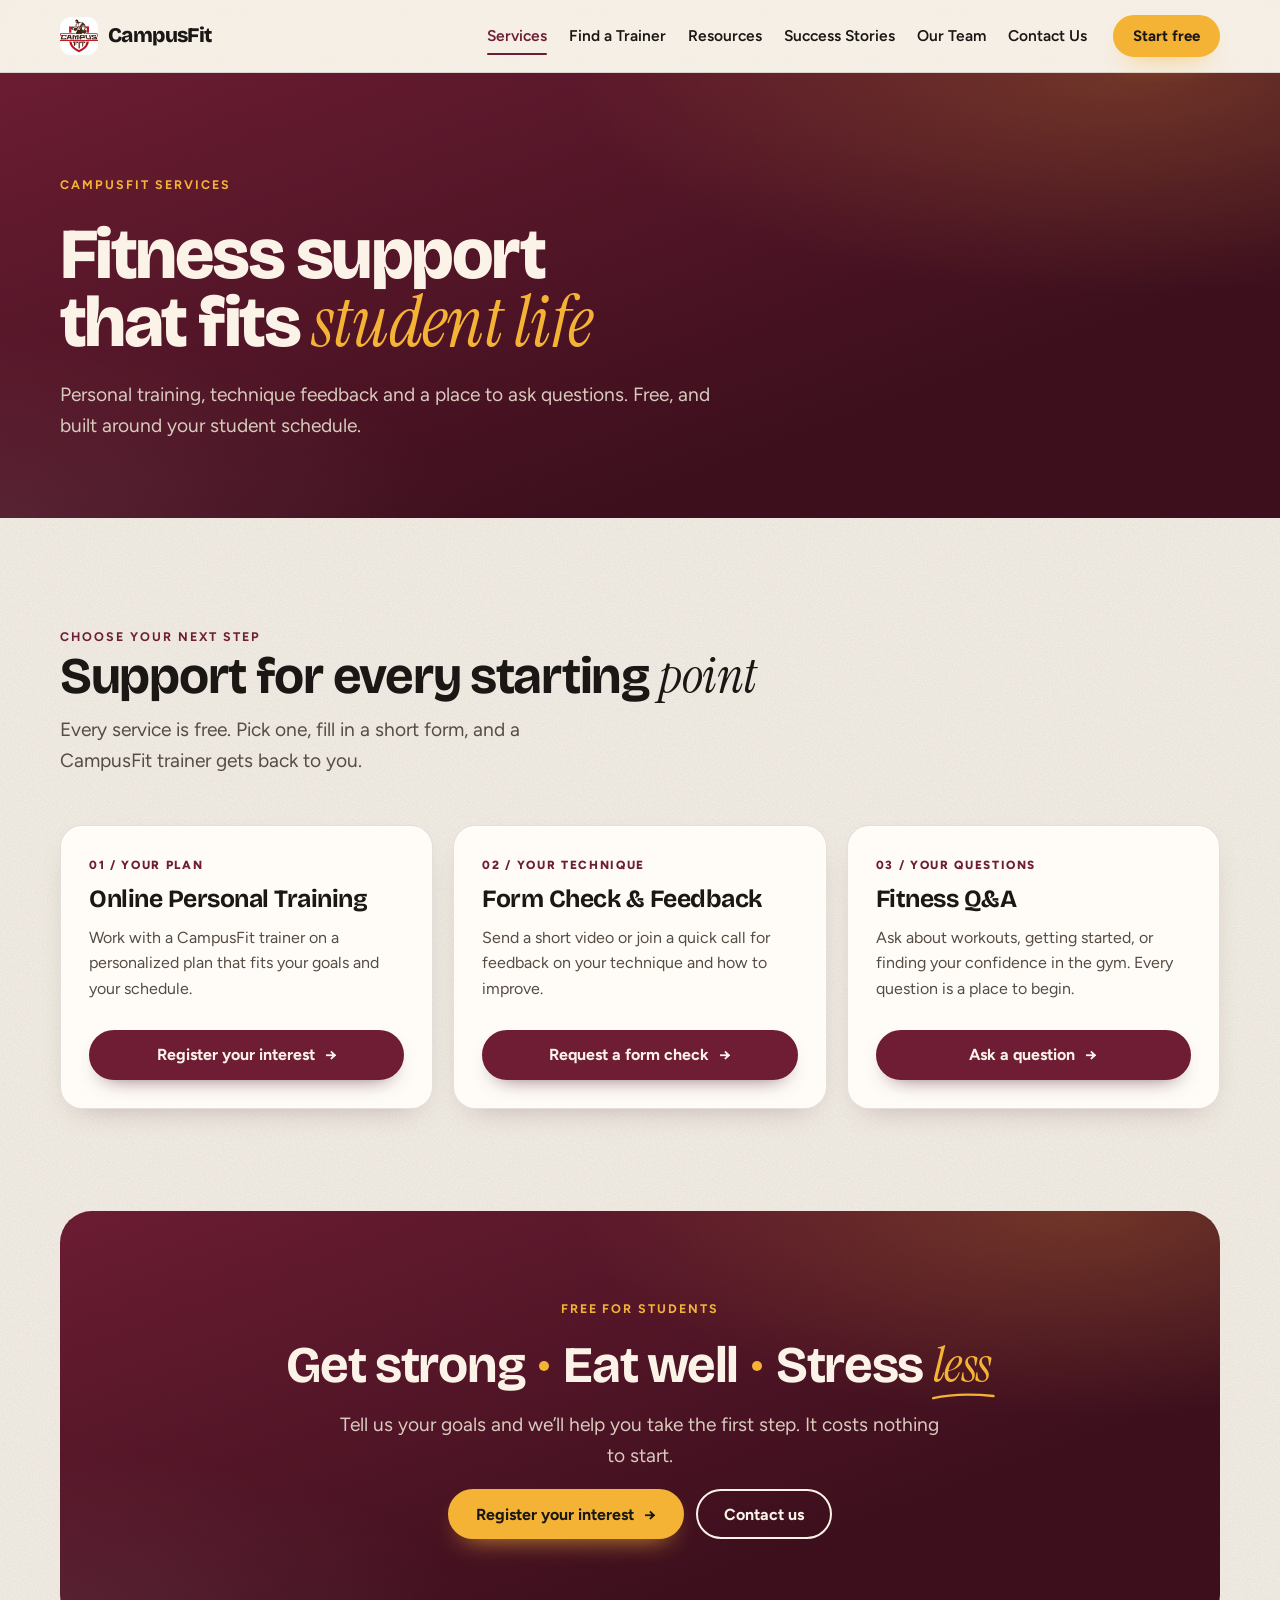
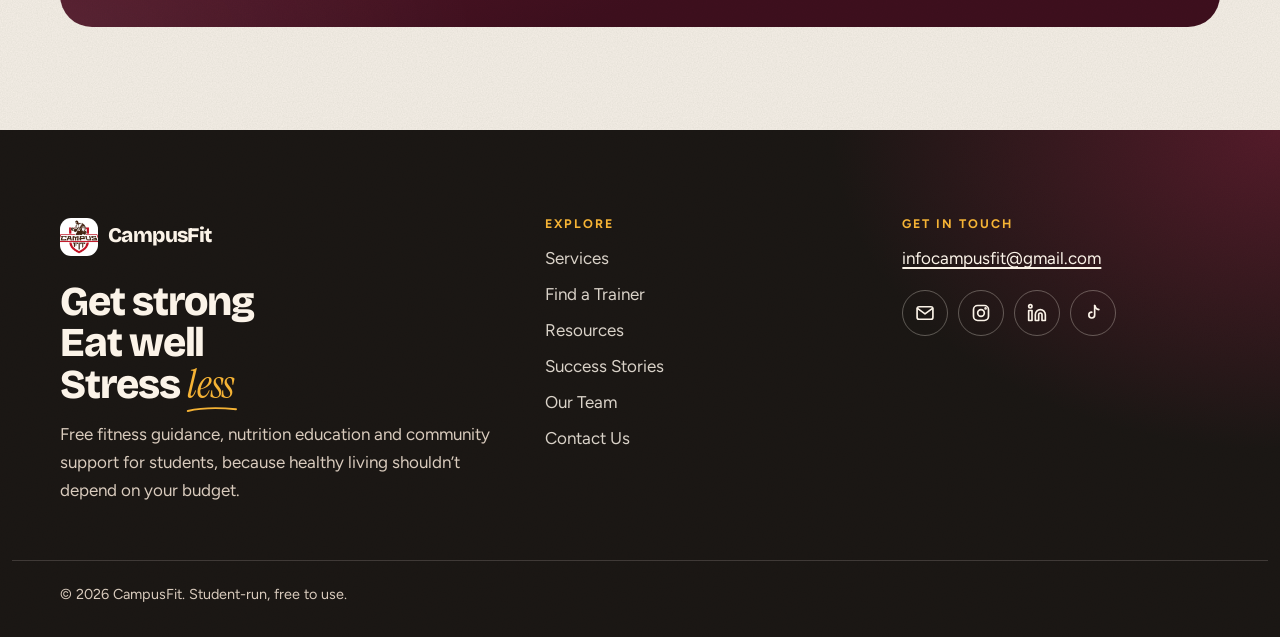
<file: services/index.html>
<!doctype html>
<html lang="en">
<head>
<meta charset="utf-8">
<meta name="viewport" content="width=device-width, initial-scale=1">
<title>Services – CampusFit</title>
<meta name="description" content="Free online personal training, form checks and fitness Q&amp;A from CampusFit, built around your student schedule.">
<meta name="theme-color" content="#6f1d34">
<link rel="canonical" href="https://campusfit.ca/services/">
<meta property="og:type" content="website">
<meta property="og:site_name" content="CampusFit">
<meta property="og:title" content="Services – CampusFit">
<meta property="og:description" content="Free online personal training, form checks and fitness Q&amp;A from CampusFit, built around your student schedule.">
<meta property="og:url" content="https://campusfit.ca/services/">
<meta property="og:image" content="https://campusfit.ca/images/logo.jpeg">
<link rel="icon" href="../images/icon.jpeg">
<link rel="apple-touch-icon" href="../images/icon.jpeg">
<link rel="preconnect" href="https://fonts.googleapis.com">
<link rel="preconnect" href="https://fonts.gstatic.com" crossorigin>
<link rel="stylesheet" href="https://fonts.googleapis.com/css2?family=Bricolage+Grotesque:opsz,wght@12..96,600..800&family=Figtree:wght@400;500;600;700;800&family=Instrument+Serif:ital@1&display=swap">
<link rel="stylesheet" href="../assets/style.css">
<script src="../assets/site.js" defer></script>
</head>
<body>
<a class="skip-link" href="#main">Skip to content</a>
<header class="site-header">
  <div class="container header-inner">
    <a class="brand" href="../"><img src="../images/icon.jpeg" alt="" width="38" height="38"><span>CampusFit</span></a>
    <button class="nav-toggle" type="button" aria-expanded="false" aria-controls="site-nav"><span class="sr-only">Menu</span><span class="bars" aria-hidden="true"></span></button>
    <nav id="site-nav" class="site-nav" aria-label="Main">
      <ul><li><a href="../services/" aria-current="page">Services</a></li><li><a href="../find-a-trainer/">Find a Trainer</a></li><li><a href="../resources/">Resources</a></li><li><a href="../success-stories/">Success Stories</a></li><li><a href="../team/">Our Team</a></li><li><a href="../contact-us/">Contact Us</a></li></ul>
      <a class="btn btn--accent btn--small" href="../services/">Start free</a>
    </nav>
  </div>
</header>
<main id="main">
<section class="hero hero--page on-dark">
  <div class="container">
    <div class="hero-copy">
      <p class="eyebrow" data-rise style="--d:0">CampusFit services</p>
      <h1 class="display" data-rise style="--d:1">Fitness support that fits <span class="serif">student life</span></h1>
      <p class="lede" data-rise style="--d:2">Personal training, technique feedback and a place to ask questions. Free, and built around your student schedule.</p>
    </div>
  </div>
</section>
<section class="section">
  <div class="container">
    <div class="section-head section-head--row" data-reveal>
      <div><p class="eyebrow">Choose your next step</p><h2 class="h2">Support for every starting <span class="serif">point</span></h2></div>
      <p class="lede">Every service is free. Pick one, fill in a short form, and a CampusFit trainer gets back to you.</p>
    </div>
    <div class="grid-3">
<article class="card" data-reveal style="--d:0">
  <div class="card-copy">
    <p class="card-label">01 / YOUR PLAN</p>
    <h3 class="card-title">Online Personal Training</h3>
    <p class="card-text">Work with a CampusFit trainer on a personalized plan that fits your goals and your schedule.</p>
  </div>
  <a class="btn btn--block" href="https://docs.google.com/forms/d/e/1FAIpQLSdLxVKDtf4Toz6OeNEDU3pKm-vR3UD8BcH6uD4BylhP9cgY4w/viewform" target="_blank" rel="noopener">Register your interest <span class="arrow" aria-hidden="true">→</span></a>
</article>
<article class="card" data-reveal style="--d:1">
  <div class="card-copy">
    <p class="card-label">02 / YOUR TECHNIQUE</p>
    <h3 class="card-title">Form Check &amp; Feedback</h3>
    <p class="card-text">Send a short video or join a quick call for feedback on your technique and how to improve.</p>
  </div>
  <a class="btn btn--block" href="https://docs.google.com/forms/d/e/1FAIpQLSc0NjC49bq_ZRB4RKLU5N7V3xkjWShHBXMn-7WsU_LVb0m6OA/viewform" target="_blank" rel="noopener">Request a form check <span class="arrow" aria-hidden="true">→</span></a>
</article>
<article class="card" data-reveal style="--d:2">
  <div class="card-copy">
    <p class="card-label">03 / YOUR QUESTIONS</p>
    <h3 class="card-title">Fitness Q&amp;A</h3>
    <p class="card-text">Ask about workouts, getting started, or finding your confidence in the gym. Every question is a place to begin.</p>
  </div>
  <a class="btn btn--block" href="https://docs.google.com/forms/d/e/1FAIpQLSdZ9zZbQoLsr4pviWGTZTFlrWZz3o1XiGST_P4D_iNRUocM2Q/viewform" target="_blank" rel="noopener">Ask a question <span class="arrow" aria-hidden="true">→</span></a>
</article>
    </div>
  </div>
</section>
<section class="section section--flush-top">
  <div class="container">
    <div class="cta-band on-dark" data-reveal>
      <p class="eyebrow">Free for students</p>
      <h2 class="h2 slogan-inline"><span class="phrase">Get strong</span> <span class="sep" aria-hidden="true"></span> <span class="phrase">Eat well</span> <span class="sep" aria-hidden="true"></span> <span class="phrase">Stress <span class="serif accent-word">less<svg class="swoosh" viewBox="0 0 120 16" aria-hidden="true" focusable="false"><path d="M4 11.5C34 4.5 72 3 116 7.5" pathLength="1"/></svg></span></span></h2>
      <p class="lede">Tell us your goals and we’ll help you take the first step. It costs nothing to start.</p>
      <div class="actions">
        <a class="btn btn--accent" href="https://docs.google.com/forms/d/e/1FAIpQLSdLxVKDtf4Toz6OeNEDU3pKm-vR3UD8BcH6uD4BylhP9cgY4w/viewform" target="_blank" rel="noopener">Register your interest <span class="arrow" aria-hidden="true">→</span></a>
        <a class="btn btn--ghost" href="../contact-us/">Contact us</a>
      </div>
    </div>
  </div>
</section>
</main>
<footer class="site-footer">
  <div class="container footer-inner">
    <div>
      <a class="brand" href="../"><img src="../images/icon.jpeg" alt="" width="38" height="38"><span>CampusFit</span></a>
      <p class="footer-slogan"><span class="line" data-reveal style="--d:0">Get strong</span><span class="line" data-reveal style="--d:1">Eat well</span><span class="line" data-reveal style="--d:2">Stress <span class="serif accent-word">less<svg class="swoosh" viewBox="0 0 120 16" aria-hidden="true" focusable="false"><path d="M4 11.5C34 4.5 72 3 116 7.5" pathLength="1"/></svg></span></span></p>
      <p class="footer-note">Free fitness guidance, nutrition education and community support for students, because healthy living shouldn’t depend on your budget.</p>
    </div>
    <div>
      <h2 class="footer-heading">Explore</h2>
      <ul class="footer-links"><li><a href="../services/">Services</a></li><li><a href="../find-a-trainer/">Find a Trainer</a></li><li><a href="../resources/">Resources</a></li><li><a href="../success-stories/">Success Stories</a></li><li><a href="../team/">Our Team</a></li><li><a href="../contact-us/">Contact Us</a></li></ul>
    </div>
    <div>
      <h2 class="footer-heading">Get in touch</h2>
      <p class="footer-note"><a href="mailto:infocampusfit@gmail.com">infocampusfit@gmail.com</a></p>
      <ul class="social"><li><a href="mailto:infocampusfit@gmail.com" aria-label="Email CampusFit"><svg viewBox="0 0 24 24" aria-hidden="true" fill="none" stroke="currentColor" stroke-width="2" stroke-linecap="round" stroke-linejoin="round"><rect x="2.5" y="4.5" width="19" height="15" rx="2.5"/><path d="m3 6.5 9 6.5 9-6.5"/></svg></a></li><li><a href="https://www.instagram.com/campusfit.ca/" aria-label="CampusFit on Instagram" target="_blank" rel="noopener"><svg viewBox="0 0 24 24" aria-hidden="true" fill="none" stroke="currentColor" stroke-width="2" stroke-linecap="round" stroke-linejoin="round"><rect x="3" y="3" width="18" height="18" rx="5"/><circle cx="12" cy="12" r="4"/><circle cx="17.5" cy="6.5" r="0.6" fill="currentColor"/></svg></a></li><li><a href="https://www.linkedin.com/company/campusfit/" aria-label="CampusFit on LinkedIn" target="_blank" rel="noopener"><svg viewBox="0 0 24 24" aria-hidden="true" fill="none" stroke="currentColor" stroke-width="2" stroke-linecap="round" stroke-linejoin="round"><path d="M16 8a6 6 0 0 1 6 6v7h-4v-7a2 2 0 0 0-4 0v7h-4v-7a6 6 0 0 1 6-6z"/><rect x="2" y="9" width="4" height="12"/><circle cx="4" cy="4" r="2"/></svg></a></li><li><a href="https://www.tiktok.com/@campusfit.ca" aria-label="CampusFit on TikTok" target="_blank" rel="noopener"><svg viewBox="0 0 24 24" aria-hidden="true" fill="none" stroke="currentColor" stroke-width="2" stroke-linecap="round" stroke-linejoin="round"><path d="M14 3v11.5a3.5 3.5 0 1 1-3.5-3.5"/><path d="M14 3c.6 2.6 2.4 4.4 5 5"/></svg></a></li></ul>
    </div>
  </div>
  <div class="container footer-bottom"><p>© <span data-year>2026</span> CampusFit. Student-run, free to use.</p></div>
</footer>
</body>
</html>
</file>
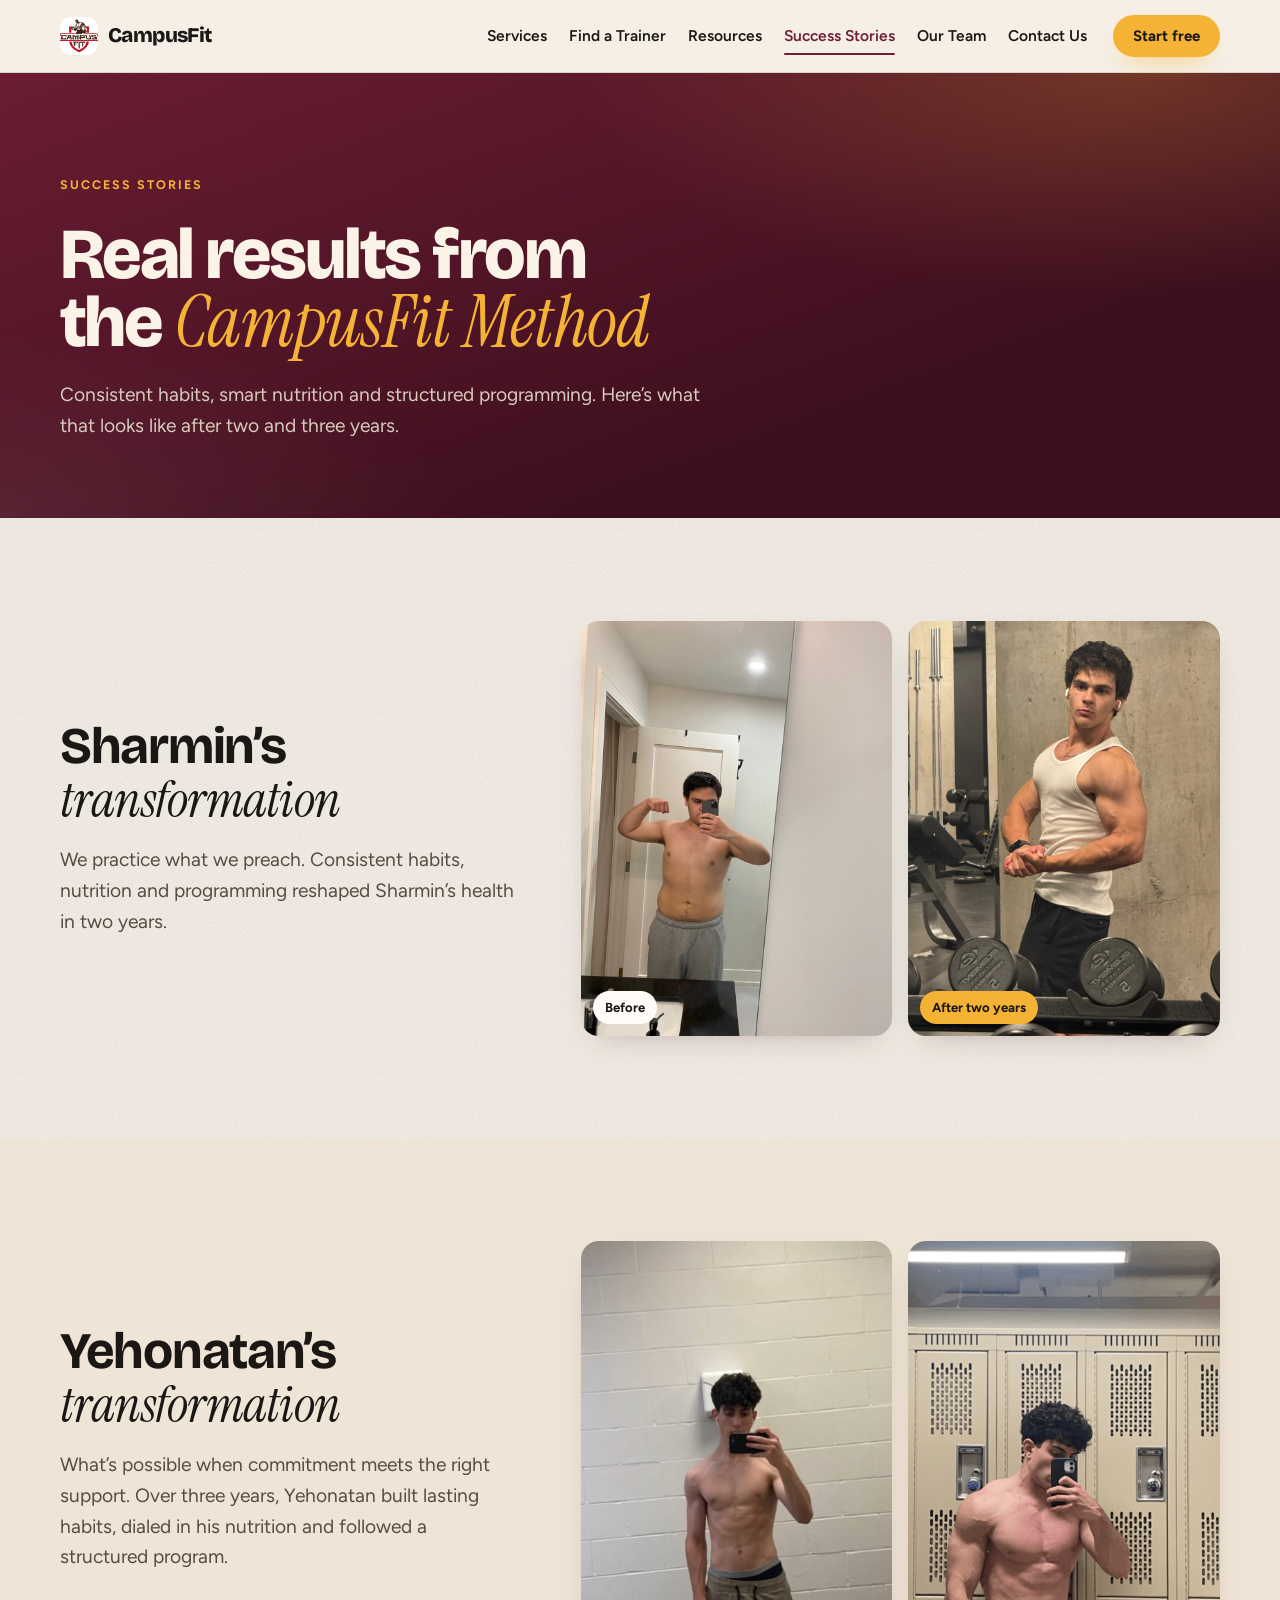
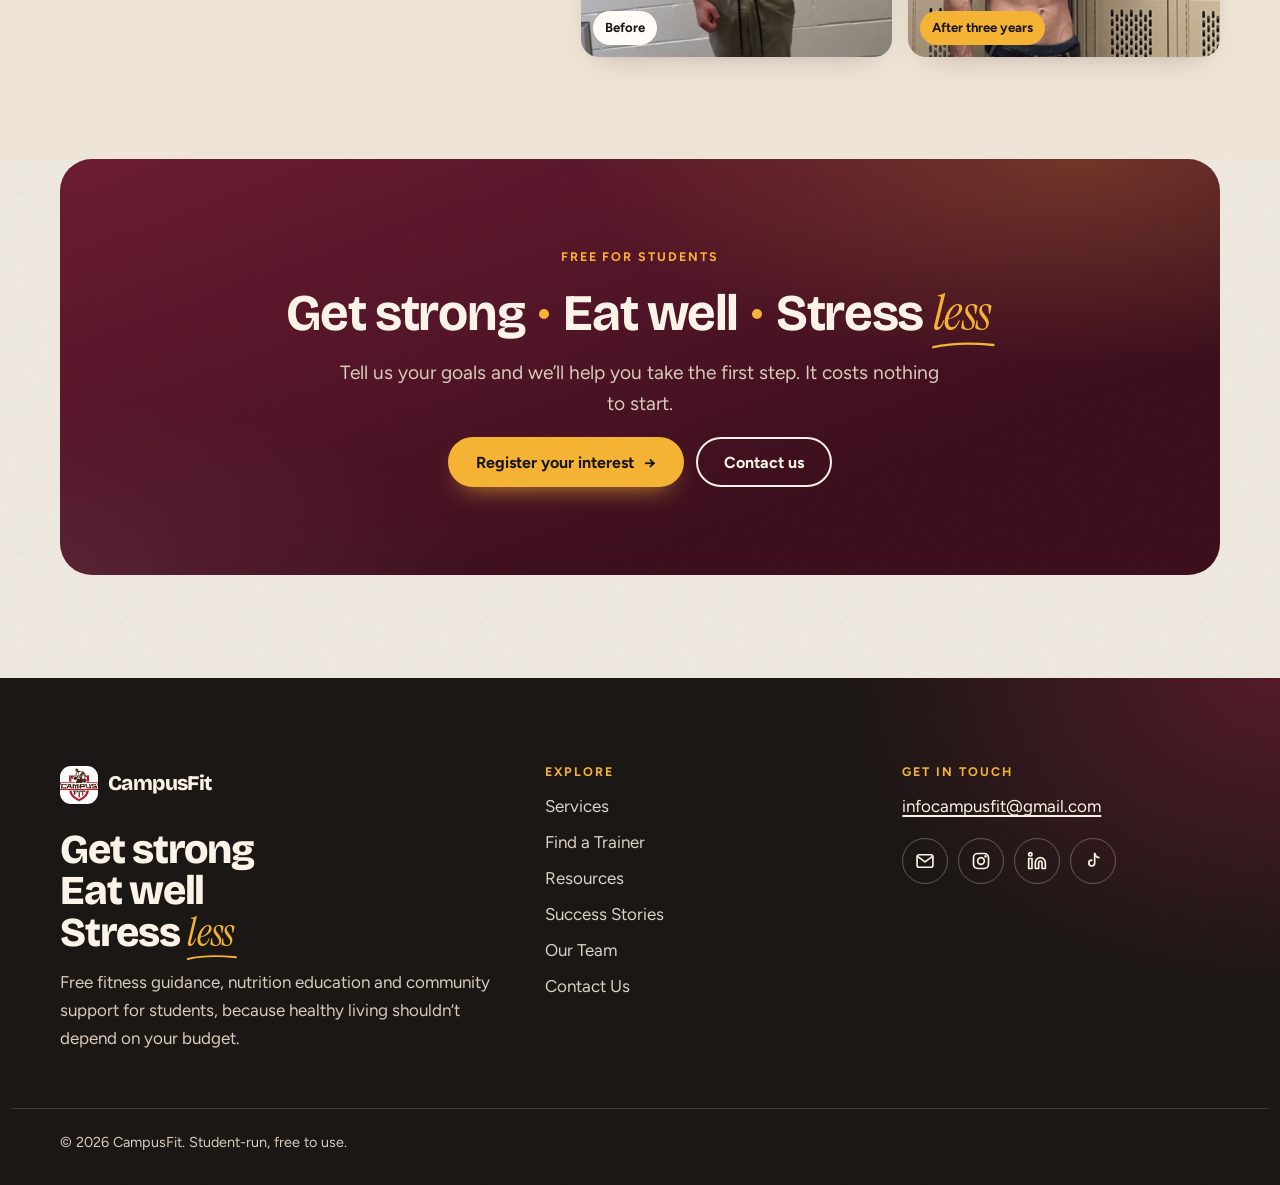
<file: success-stories/index.html>
<!doctype html>
<html lang="en">
<head>
<meta charset="utf-8">
<meta name="viewport" content="width=device-width, initial-scale=1">
<title>Success Stories – CampusFit</title>
<meta name="description" content="Real CampusFit transformations: how consistent habits, nutrition and structured programming changed Sharmin’s and Yehonatan’s health.">
<meta name="theme-color" content="#6f1d34">
<link rel="canonical" href="https://campusfit.ca/success-stories/">
<meta property="og:type" content="website">
<meta property="og:site_name" content="CampusFit">
<meta property="og:title" content="Success Stories – CampusFit">
<meta property="og:description" content="Real CampusFit transformations: how consistent habits, nutrition and structured programming changed Sharmin’s and Yehonatan’s health.">
<meta property="og:url" content="https://campusfit.ca/success-stories/">
<meta property="og:image" content="https://campusfit.ca/images/logo.jpeg">
<link rel="icon" href="../images/icon.jpeg">
<link rel="apple-touch-icon" href="../images/icon.jpeg">
<link rel="preconnect" href="https://fonts.googleapis.com">
<link rel="preconnect" href="https://fonts.gstatic.com" crossorigin>
<link rel="stylesheet" href="https://fonts.googleapis.com/css2?family=Bricolage+Grotesque:opsz,wght@12..96,600..800&family=Figtree:wght@400;500;600;700;800&family=Instrument+Serif:ital@1&display=swap">
<link rel="stylesheet" href="../assets/style.css">
<script src="../assets/site.js" defer></script>
</head>
<body>
<a class="skip-link" href="#main">Skip to content</a>
<header class="site-header">
  <div class="container header-inner">
    <a class="brand" href="../"><img src="../images/icon.jpeg" alt="" width="38" height="38"><span>CampusFit</span></a>
    <button class="nav-toggle" type="button" aria-expanded="false" aria-controls="site-nav"><span class="sr-only">Menu</span><span class="bars" aria-hidden="true"></span></button>
    <nav id="site-nav" class="site-nav" aria-label="Main">
      <ul><li><a href="../services/">Services</a></li><li><a href="../find-a-trainer/">Find a Trainer</a></li><li><a href="../resources/">Resources</a></li><li><a href="../success-stories/" aria-current="page">Success Stories</a></li><li><a href="../team/">Our Team</a></li><li><a href="../contact-us/">Contact Us</a></li></ul>
      <a class="btn btn--accent btn--small" href="../services/">Start free</a>
    </nav>
  </div>
</header>
<main id="main">
<section class="hero hero--page on-dark">
  <div class="container">
    <div class="hero-copy">
      <p class="eyebrow" data-rise style="--d:0">Success stories</p>
      <h1 class="display" data-rise style="--d:1">Real results from the <span class="serif">CampusFit Method</span></h1>
      <p class="lede" data-rise style="--d:2">Consistent habits, smart nutrition and structured programming. Here’s what that looks like after two and three years.</p>
    </div>
  </div>
</section>
<section class="section">
  <div class="container story">
    <div class="story-copy" data-reveal>
      <h2 class="h2">Sharmin’s <span class="serif">transformation</span></h2>
      <p class="lede">We practice what we preach. Consistent habits, nutrition and programming reshaped Sharmin’s health in two years.</p>
    </div>
    <div class="pair" data-reveal style="--d:1">
      <figure><img src="../images/sharmin-before.jpg" alt="Sharmin before: mirror selfie at the start of the transformation" loading="lazy"><figcaption>Before</figcaption></figure>
      <figure><img src="../images/sharmin-after.jpg" alt="Sharmin after two years: posing in the gym in a white tank top" loading="lazy"><figcaption>After two years</figcaption></figure>
    </div>
  </div>
</section>
<section class="section section--cream">
  <div class="container story">
    <div class="story-copy" data-reveal>
      <h2 class="h2">Yehonatan’s <span class="serif">transformation</span></h2>
      <p class="lede">What’s possible when commitment meets the right support. Over three years, Yehonatan built lasting habits, dialed in his nutrition and followed a structured program.</p>
    </div>
    <div class="pair" data-reveal style="--d:1">
      <figure><img src="../images/yehonatan-before.jpg" alt="Yehonatan before: mirror selfie at the start of the transformation" loading="lazy"><figcaption>Before</figcaption></figure>
      <figure><img src="../images/yehonatan-after.png" alt="Yehonatan after three years: mirror selfie in a locker room" loading="lazy"><figcaption>After three years</figcaption></figure>
    </div>
  </div>
</section>
<section class="section section--flush-top">
  <div class="container">
    <div class="cta-band on-dark" data-reveal>
      <p class="eyebrow">Free for students</p>
      <h2 class="h2 slogan-inline"><span class="phrase">Get strong</span> <span class="sep" aria-hidden="true"></span> <span class="phrase">Eat well</span> <span class="sep" aria-hidden="true"></span> <span class="phrase">Stress <span class="serif accent-word">less<svg class="swoosh" viewBox="0 0 120 16" aria-hidden="true" focusable="false"><path d="M4 11.5C34 4.5 72 3 116 7.5" pathLength="1"/></svg></span></span></h2>
      <p class="lede">Tell us your goals and we’ll help you take the first step. It costs nothing to start.</p>
      <div class="actions">
        <a class="btn btn--accent" href="https://docs.google.com/forms/d/e/1FAIpQLSdLxVKDtf4Toz6OeNEDU3pKm-vR3UD8BcH6uD4BylhP9cgY4w/viewform" target="_blank" rel="noopener">Register your interest <span class="arrow" aria-hidden="true">→</span></a>
        <a class="btn btn--ghost" href="../contact-us/">Contact us</a>
      </div>
    </div>
  </div>
</section>
</main>
<footer class="site-footer">
  <div class="container footer-inner">
    <div>
      <a class="brand" href="../"><img src="../images/icon.jpeg" alt="" width="38" height="38"><span>CampusFit</span></a>
      <p class="footer-slogan"><span class="line" data-reveal style="--d:0">Get strong</span><span class="line" data-reveal style="--d:1">Eat well</span><span class="line" data-reveal style="--d:2">Stress <span class="serif accent-word">less<svg class="swoosh" viewBox="0 0 120 16" aria-hidden="true" focusable="false"><path d="M4 11.5C34 4.5 72 3 116 7.5" pathLength="1"/></svg></span></span></p>
      <p class="footer-note">Free fitness guidance, nutrition education and community support for students, because healthy living shouldn’t depend on your budget.</p>
    </div>
    <div>
      <h2 class="footer-heading">Explore</h2>
      <ul class="footer-links"><li><a href="../services/">Services</a></li><li><a href="../find-a-trainer/">Find a Trainer</a></li><li><a href="../resources/">Resources</a></li><li><a href="../success-stories/">Success Stories</a></li><li><a href="../team/">Our Team</a></li><li><a href="../contact-us/">Contact Us</a></li></ul>
    </div>
    <div>
      <h2 class="footer-heading">Get in touch</h2>
      <p class="footer-note"><a href="mailto:infocampusfit@gmail.com">infocampusfit@gmail.com</a></p>
      <ul class="social"><li><a href="mailto:infocampusfit@gmail.com" aria-label="Email CampusFit"><svg viewBox="0 0 24 24" aria-hidden="true" fill="none" stroke="currentColor" stroke-width="2" stroke-linecap="round" stroke-linejoin="round"><rect x="2.5" y="4.5" width="19" height="15" rx="2.5"/><path d="m3 6.5 9 6.5 9-6.5"/></svg></a></li><li><a href="https://www.instagram.com/campusfit.ca/" aria-label="CampusFit on Instagram" target="_blank" rel="noopener"><svg viewBox="0 0 24 24" aria-hidden="true" fill="none" stroke="currentColor" stroke-width="2" stroke-linecap="round" stroke-linejoin="round"><rect x="3" y="3" width="18" height="18" rx="5"/><circle cx="12" cy="12" r="4"/><circle cx="17.5" cy="6.5" r="0.6" fill="currentColor"/></svg></a></li><li><a href="https://www.linkedin.com/company/campusfit/" aria-label="CampusFit on LinkedIn" target="_blank" rel="noopener"><svg viewBox="0 0 24 24" aria-hidden="true" fill="none" stroke="currentColor" stroke-width="2" stroke-linecap="round" stroke-linejoin="round"><path d="M16 8a6 6 0 0 1 6 6v7h-4v-7a2 2 0 0 0-4 0v7h-4v-7a6 6 0 0 1 6-6z"/><rect x="2" y="9" width="4" height="12"/><circle cx="4" cy="4" r="2"/></svg></a></li><li><a href="https://www.tiktok.com/@campusfit.ca" aria-label="CampusFit on TikTok" target="_blank" rel="noopener"><svg viewBox="0 0 24 24" aria-hidden="true" fill="none" stroke="currentColor" stroke-width="2" stroke-linecap="round" stroke-linejoin="round"><path d="M14 3v11.5a3.5 3.5 0 1 1-3.5-3.5"/><path d="M14 3c.6 2.6 2.4 4.4 5 5"/></svg></a></li></ul>
    </div>
  </div>
  <div class="container footer-bottom"><p>© <span data-year>2026</span> CampusFit. Student-run, free to use.</p></div>
</footer>
</body>
</html>
</file>
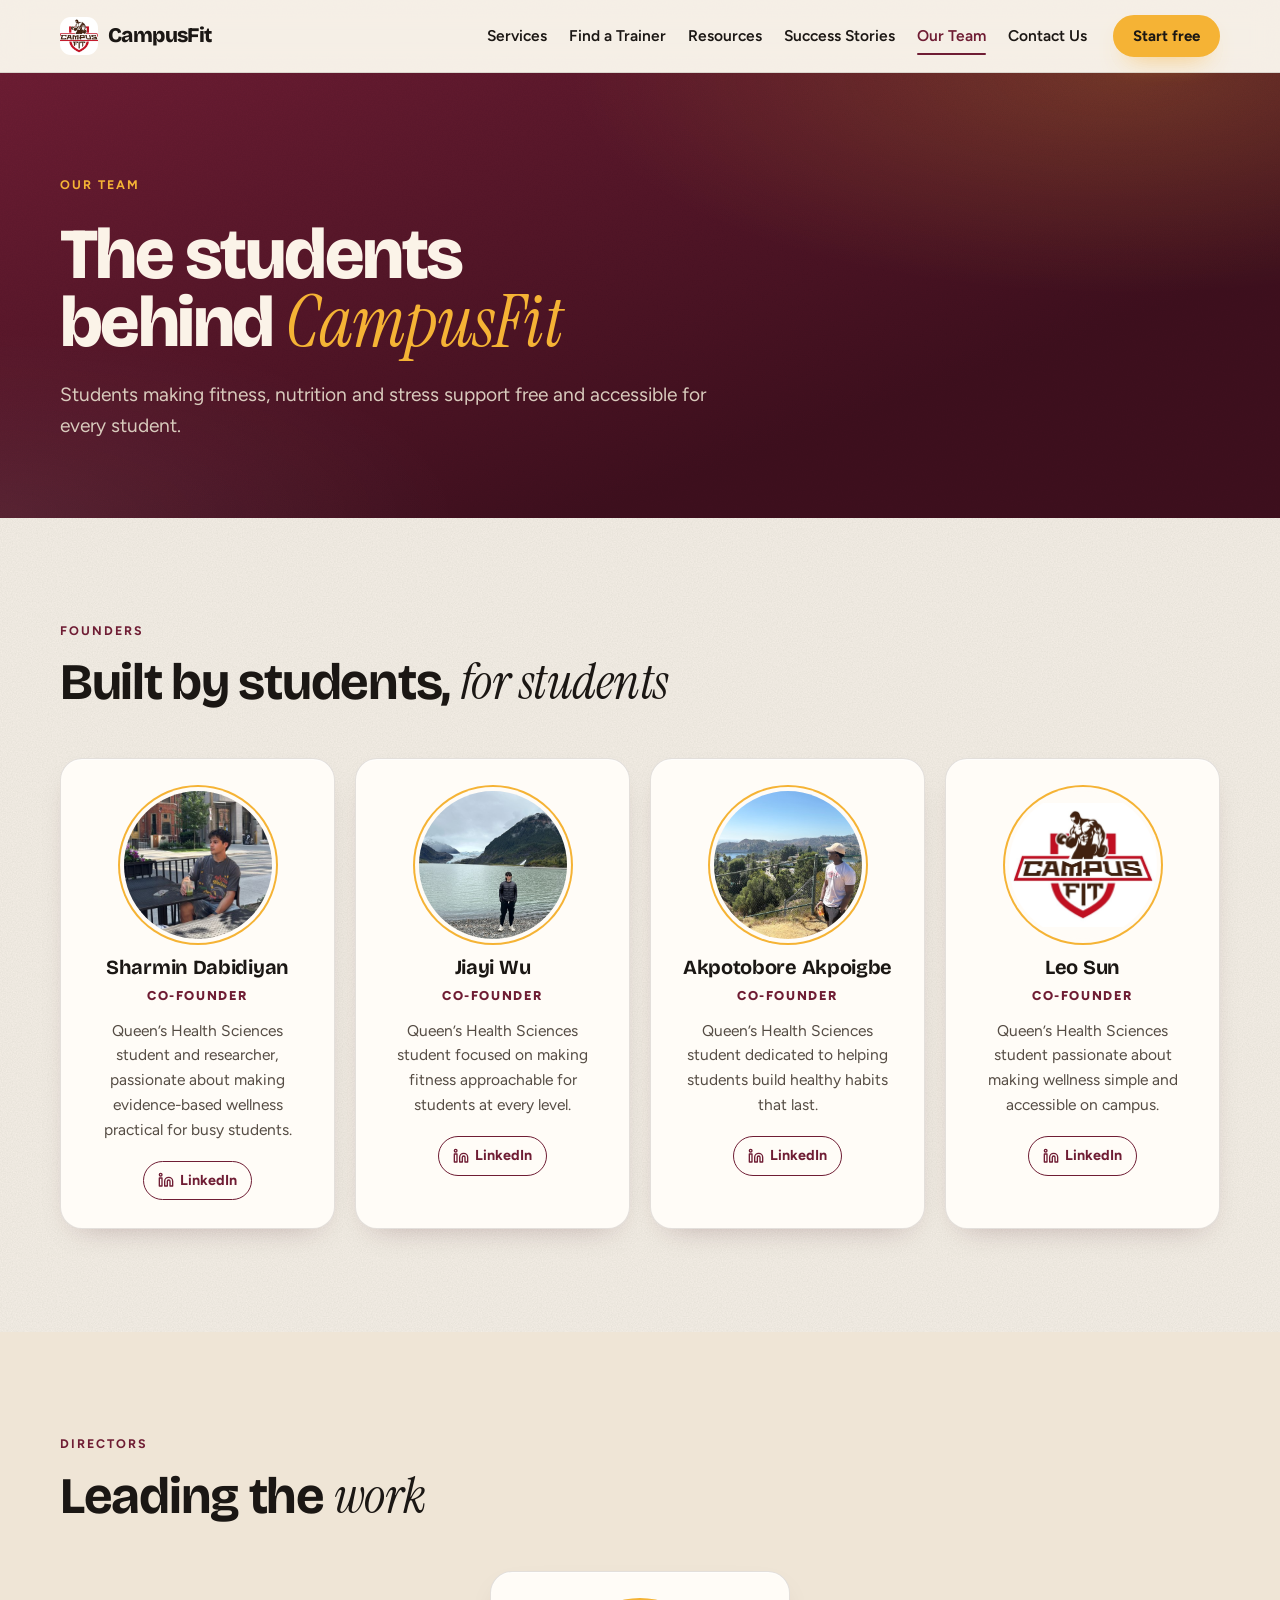
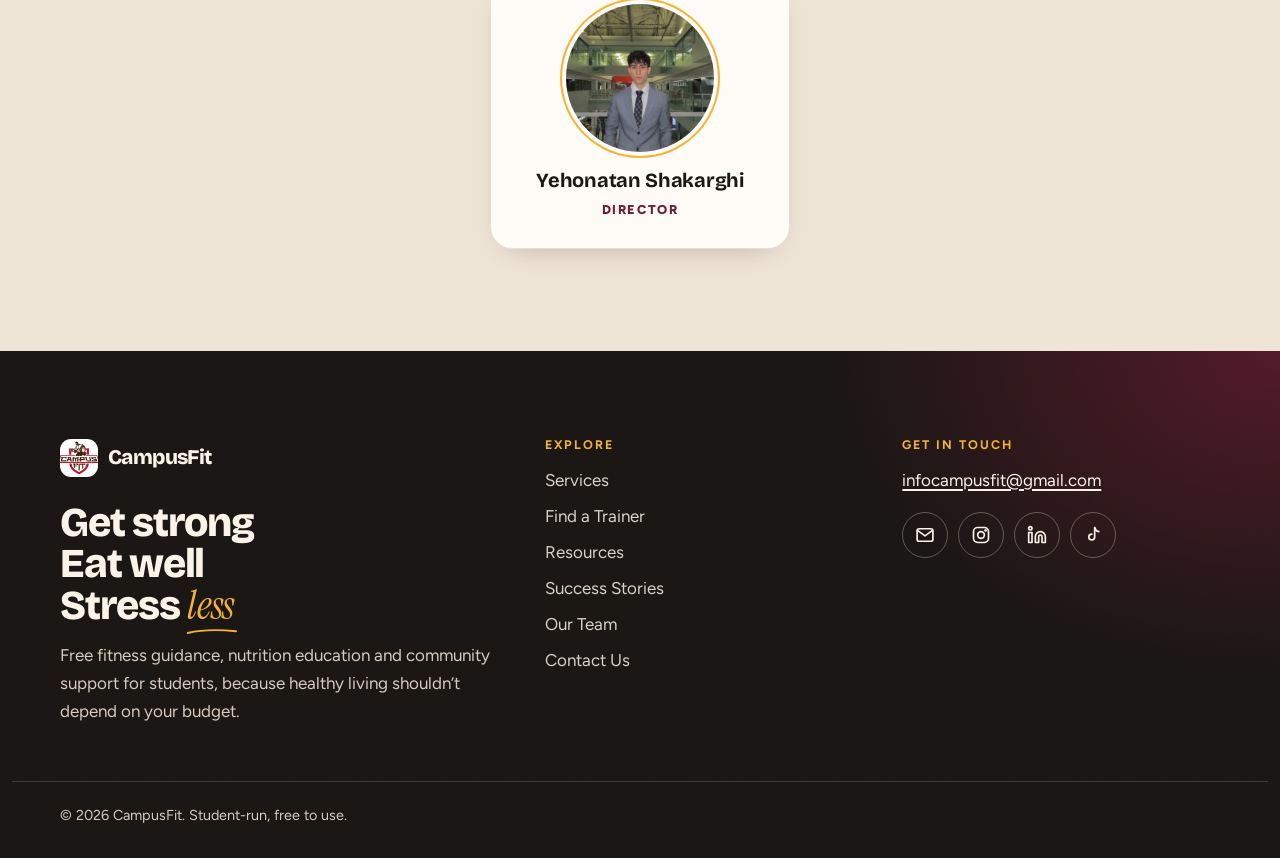
<file: team/index.html>
<!doctype html>
<html lang="en">
<head>
<meta charset="utf-8">
<meta name="viewport" content="width=device-width, initial-scale=1">
<title>Our Team – CampusFit</title>
<meta name="description" content="Meet the CampusFit team: the students making fitness, nutrition and stress support free for every student.">
<meta name="theme-color" content="#6f1d34">
<link rel="canonical" href="https://campusfit.ca/team/">
<meta property="og:type" content="website">
<meta property="og:site_name" content="CampusFit">
<meta property="og:title" content="Our Team – CampusFit">
<meta property="og:description" content="Meet the CampusFit team: the students making fitness, nutrition and stress support free for every student.">
<meta property="og:url" content="https://campusfit.ca/team/">
<meta property="og:image" content="https://campusfit.ca/images/logo.jpeg">
<link rel="icon" href="../images/icon.jpeg">
<link rel="apple-touch-icon" href="../images/icon.jpeg">
<link rel="preconnect" href="https://fonts.googleapis.com">
<link rel="preconnect" href="https://fonts.gstatic.com" crossorigin>
<link rel="stylesheet" href="https://fonts.googleapis.com/css2?family=Bricolage+Grotesque:opsz,wght@12..96,600..800&family=Figtree:wght@400;500;600;700;800&family=Instrument+Serif:ital@1&display=swap">
<link rel="stylesheet" href="../assets/style.css">
<script src="../assets/site.js" defer></script>
</head>
<body>
<a class="skip-link" href="#main">Skip to content</a>
<header class="site-header">
  <div class="container header-inner">
    <a class="brand" href="../"><img src="../images/icon.jpeg" alt="" width="38" height="38"><span>CampusFit</span></a>
    <button class="nav-toggle" type="button" aria-expanded="false" aria-controls="site-nav"><span class="sr-only">Menu</span><span class="bars" aria-hidden="true"></span></button>
    <nav id="site-nav" class="site-nav" aria-label="Main">
      <ul><li><a href="../services/">Services</a></li><li><a href="../find-a-trainer/">Find a Trainer</a></li><li><a href="../resources/">Resources</a></li><li><a href="../success-stories/">Success Stories</a></li><li><a href="../team/" aria-current="page">Our Team</a></li><li><a href="../contact-us/">Contact Us</a></li></ul>
      <a class="btn btn--accent btn--small" href="../services/">Start free</a>
    </nav>
  </div>
</header>
<main id="main">
<section class="hero hero--page on-dark">
  <div class="container">
    <div class="hero-copy">
      <p class="eyebrow" data-rise style="--d:0">Our team</p>
      <h1 class="display" data-rise style="--d:1">The students behind <span class="serif">CampusFit</span></h1>
      <p class="lede" data-rise style="--d:2">Students making fitness, nutrition and stress support free and accessible for every student.</p>
    </div>
  </div>
</section>
<section class="section">
  <div class="container">
    <div class="section-head" data-reveal><p class="eyebrow">Founders</p><h2 class="h2">Built by students, <span class="serif">for students</span></h2></div>
    <div class="grid-people">
<article class="person" data-reveal style="--d:0">
  <img class="avatar" src="../images/sharmin.jpg" alt="Sharmin Dabidiyan, CampusFit co-founder" width="148" height="148" loading="lazy">
  <h3 class="person-name">Sharmin Dabidiyan</h3>
  <p class="person-role">Co-Founder</p>
  <p class="person-bio">Queen’s Health Sciences student and researcher, passionate about making evidence-based wellness practical for busy students.</p>
  <a class="person-link" href="https://ca.linkedin.com/in/sharmin-dabidiyan-288205234" target="_blank" rel="noopener" aria-label="Sharmin Dabidiyan on LinkedIn"><svg viewBox="0 0 24 24" aria-hidden="true" fill="none" stroke="currentColor" stroke-width="2" stroke-linecap="round" stroke-linejoin="round"><path d="M16 8a6 6 0 0 1 6 6v7h-4v-7a2 2 0 0 0-4 0v7h-4v-7a6 6 0 0 1 6-6z"/><rect x="2" y="9" width="4" height="12"/><circle cx="4" cy="4" r="2"/></svg><span>LinkedIn</span></a>
</article>
<article class="person" data-reveal style="--d:1">
  <img class="avatar" src="../images/jiayi.jpg" alt="Jiayi Wu, CampusFit co-founder" width="148" height="148" loading="lazy">
  <h3 class="person-name">Jiayi Wu</h3>
  <p class="person-role">Co-Founder</p>
  <p class="person-bio">Queen’s Health Sciences student focused on making fitness approachable for students at every level.</p>
  <a class="person-link" href="https://www.linkedin.com/in/jiayi-wu-9787bb269/" target="_blank" rel="noopener" aria-label="Jiayi Wu on LinkedIn"><svg viewBox="0 0 24 24" aria-hidden="true" fill="none" stroke="currentColor" stroke-width="2" stroke-linecap="round" stroke-linejoin="round"><path d="M16 8a6 6 0 0 1 6 6v7h-4v-7a2 2 0 0 0-4 0v7h-4v-7a6 6 0 0 1 6-6z"/><rect x="2" y="9" width="4" height="12"/><circle cx="4" cy="4" r="2"/></svg><span>LinkedIn</span></a>
</article>
<article class="person" data-reveal style="--d:2">
  <img class="avatar" src="../images/akpotobore.jpg" alt="Akpotobore Akpoigbe, CampusFit co-founder" width="148" height="148" loading="lazy">
  <h3 class="person-name">Akpotobore Akpoigbe</h3>
  <p class="person-role">Co-Founder</p>
  <p class="person-bio">Queen’s Health Sciences student dedicated to helping students build healthy habits that last.</p>
  <a class="person-link" href="https://www.linkedin.com/in/akpotobore-akpoigbe-1a42ba252/" target="_blank" rel="noopener" aria-label="Akpotobore Akpoigbe on LinkedIn"><svg viewBox="0 0 24 24" aria-hidden="true" fill="none" stroke="currentColor" stroke-width="2" stroke-linecap="round" stroke-linejoin="round"><path d="M16 8a6 6 0 0 1 6 6v7h-4v-7a2 2 0 0 0-4 0v7h-4v-7a6 6 0 0 1 6-6z"/><rect x="2" y="9" width="4" height="12"/><circle cx="4" cy="4" r="2"/></svg><span>LinkedIn</span></a>
</article>
<article class="person" data-reveal style="--d:3">
  <img class="avatar avatar--contain" src="../images/logo.jpeg" alt="CampusFit logo, placeholder until Leo Sun’s photo is added" width="148" height="148" loading="lazy">
  <h3 class="person-name">Leo Sun</h3>
  <p class="person-role">Co-Founder</p>
  <p class="person-bio">Queen’s Health Sciences student passionate about making wellness simple and accessible on campus.</p>
  <a class="person-link" href="https://ca.linkedin.com/in/leo-sun-125611310" target="_blank" rel="noopener" aria-label="Leo Sun on LinkedIn"><svg viewBox="0 0 24 24" aria-hidden="true" fill="none" stroke="currentColor" stroke-width="2" stroke-linecap="round" stroke-linejoin="round"><path d="M16 8a6 6 0 0 1 6 6v7h-4v-7a2 2 0 0 0-4 0v7h-4v-7a6 6 0 0 1 6-6z"/><rect x="2" y="9" width="4" height="12"/><circle cx="4" cy="4" r="2"/></svg><span>LinkedIn</span></a>
</article>
    </div>
  </div>
</section>
<section class="section section--cream">
  <div class="container">
    <div class="section-head" data-reveal><p class="eyebrow">Directors</p><h2 class="h2">Leading the <span class="serif">work</span></h2></div>
    <div class="grid-people grid-people--center">
<article class="person" data-reveal style="--d:0">
  <img class="avatar" src="../images/yehonatan.jpg" alt="Yehonatan Shakarghi, CampusFit director" width="148" height="148" loading="lazy">
  <h3 class="person-name">Yehonatan Shakarghi</h3>
  <p class="person-role">Director</p>
</article>
    </div>
  </div>
</section>
</main>
<footer class="site-footer">
  <div class="container footer-inner">
    <div>
      <a class="brand" href="../"><img src="../images/icon.jpeg" alt="" width="38" height="38"><span>CampusFit</span></a>
      <p class="footer-slogan"><span class="line" data-reveal style="--d:0">Get strong</span><span class="line" data-reveal style="--d:1">Eat well</span><span class="line" data-reveal style="--d:2">Stress <span class="serif accent-word">less<svg class="swoosh" viewBox="0 0 120 16" aria-hidden="true" focusable="false"><path d="M4 11.5C34 4.5 72 3 116 7.5" pathLength="1"/></svg></span></span></p>
      <p class="footer-note">Free fitness guidance, nutrition education and community support for students, because healthy living shouldn’t depend on your budget.</p>
    </div>
    <div>
      <h2 class="footer-heading">Explore</h2>
      <ul class="footer-links"><li><a href="../services/">Services</a></li><li><a href="../find-a-trainer/">Find a Trainer</a></li><li><a href="../resources/">Resources</a></li><li><a href="../success-stories/">Success Stories</a></li><li><a href="../team/">Our Team</a></li><li><a href="../contact-us/">Contact Us</a></li></ul>
    </div>
    <div>
      <h2 class="footer-heading">Get in touch</h2>
      <p class="footer-note"><a href="mailto:infocampusfit@gmail.com">infocampusfit@gmail.com</a></p>
      <ul class="social"><li><a href="mailto:infocampusfit@gmail.com" aria-label="Email CampusFit"><svg viewBox="0 0 24 24" aria-hidden="true" fill="none" stroke="currentColor" stroke-width="2" stroke-linecap="round" stroke-linejoin="round"><rect x="2.5" y="4.5" width="19" height="15" rx="2.5"/><path d="m3 6.5 9 6.5 9-6.5"/></svg></a></li><li><a href="https://www.instagram.com/campusfit.ca/" aria-label="CampusFit on Instagram" target="_blank" rel="noopener"><svg viewBox="0 0 24 24" aria-hidden="true" fill="none" stroke="currentColor" stroke-width="2" stroke-linecap="round" stroke-linejoin="round"><rect x="3" y="3" width="18" height="18" rx="5"/><circle cx="12" cy="12" r="4"/><circle cx="17.5" cy="6.5" r="0.6" fill="currentColor"/></svg></a></li><li><a href="https://www.linkedin.com/company/campusfit/" aria-label="CampusFit on LinkedIn" target="_blank" rel="noopener"><svg viewBox="0 0 24 24" aria-hidden="true" fill="none" stroke="currentColor" stroke-width="2" stroke-linecap="round" stroke-linejoin="round"><path d="M16 8a6 6 0 0 1 6 6v7h-4v-7a2 2 0 0 0-4 0v7h-4v-7a6 6 0 0 1 6-6z"/><rect x="2" y="9" width="4" height="12"/><circle cx="4" cy="4" r="2"/></svg></a></li><li><a href="https://www.tiktok.com/@campusfit.ca" aria-label="CampusFit on TikTok" target="_blank" rel="noopener"><svg viewBox="0 0 24 24" aria-hidden="true" fill="none" stroke="currentColor" stroke-width="2" stroke-linecap="round" stroke-linejoin="round"><path d="M14 3v11.5a3.5 3.5 0 1 1-3.5-3.5"/><path d="M14 3c.6 2.6 2.4 4.4 5 5"/></svg></a></li></ul>
    </div>
  </div>
  <div class="container footer-bottom"><p>© <span data-year>2026</span> CampusFit. Student-run, free to use.</p></div>
</footer>
</body>
</html>
</file>
<file: assets/style.css>
/* CampusFit — shared styles
   Type: Bricolage Grotesque (display) + Figtree (text) + Instrument Serif italic (accents).
   Colour: oxblood maroon (brand), bone (base), ink (text), amber (accent). All text pairs meet WCAG AA; most meet AAA. */
:root {
  --ink: #1b1714;
  --muted: #554c44;
  --bone: #f6f0e7;
  --cream: #efe5d6;
  --white: #fffcf7;
  --accent: #6f1d34;
  --accent-dark: #561528;
  --deep: #3f0f1e;
  --amber: #f5b335;
  --amber-dark: #e09a12;
  --on-dark: #fbf3e8;
  --on-dark-muted: #d9cbbd;
  --line: rgba(27, 23, 20, 0.12);
  --radius: 22px;
  --shadow: 0 1px 0 rgba(255, 255, 255, 0.7) inset, 0 12px 32px -18px rgba(63, 15, 30, 0.35);
  --shadow-lift: 0 1px 0 rgba(255, 255, 255, 0.7) inset, 0 22px 44px -20px rgba(63, 15, 30, 0.45);
  --ease: cubic-bezier(0.2, 0.7, 0.2, 1);
  --spring: cubic-bezier(0.34, 1.56, 0.64, 1);
  --pad-x: clamp(20px, 4vw, 48px);
  --pad-y: clamp(64px, 8vw, 112px);
  --max: 1160px;
  --font: "Figtree", ui-sans-serif, -apple-system, "Segoe UI", sans-serif;
  --display: "Bricolage Grotesque", "Figtree", ui-sans-serif, sans-serif;
  --serif: "Instrument Serif", Georgia, serif;
  --grain: url("data:image/svg+xml,%3Csvg xmlns='http://www.w3.org/2000/svg' width='180' height='180'%3E%3Cfilter id='n'%3E%3CfeTurbulence type='fractalNoise' baseFrequency='.8' numOctaves='3' stitchTiles='stitch'/%3E%3CfeColorMatrix values='0 0 0 0 0 0 0 0 0 0 0 0 0 0 0 0 0 0 .6 0'/%3E%3C/filter%3E%3Crect width='100%25' height='100%25' filter='url(%23n)'/%3E%3C/svg%3E");
  --grain-soft: url("data:image/svg+xml,%3Csvg xmlns='http://www.w3.org/2000/svg' width='180' height='180'%3E%3Cfilter id='n'%3E%3CfeTurbulence type='fractalNoise' baseFrequency='.8' numOctaves='3' stitchTiles='stitch'/%3E%3CfeColorMatrix values='0 0 0 0 0 0 0 0 0 0 0 0 0 0 0 0 0 0 .07 0'/%3E%3C/filter%3E%3Crect width='100%25' height='100%25' filter='url(%23n)'/%3E%3C/svg%3E");
}

*, *::before, *::after { box-sizing: border-box; }
html { -webkit-text-size-adjust: 100%; scroll-behavior: smooth; scroll-padding-top: 88px; }
body {
  margin: 0;
  font: 400 17px/1.65 var(--font);
  color: var(--ink);
  background: var(--bone) var(--grain-soft);
  -webkit-font-smoothing: antialiased;
  text-rendering: optimizeLegibility;
}
img { max-width: 100%; height: auto; display: block; }
a { color: var(--accent); text-decoration-thickness: 1.5px; text-underline-offset: 3px; transition: color 0.2s; }
a:hover { color: var(--accent-dark); }
:focus-visible { outline: 3px solid var(--amber); outline-offset: 3px; border-radius: 6px; }
h1, h2, h3 { margin: 0; font-family: var(--display); font-weight: 700; line-height: 1.04; letter-spacing: -0.025em; text-wrap: balance; }
p { margin: 0; }
::selection { background: var(--amber); color: var(--ink); }

.sr-only { position: absolute; width: 1px; height: 1px; padding: 0; margin: -1px; overflow: hidden; clip: rect(0 0 0 0); white-space: nowrap; border: 0; }
.skip-link { position: absolute; left: 12px; top: -60px; z-index: 300; background: var(--ink); color: var(--on-dark); padding: 10px 16px; border-radius: 10px; font-weight: 600; }
.skip-link:focus { top: 12px; color: var(--on-dark); }
.container { width: 100%; max-width: calc(var(--max) + 2 * var(--pad-x)); margin: 0 auto; padding: 0 var(--pad-x); }

/* ---------- Type ---------- */
.eyebrow { display: inline-block; color: var(--accent); font-size: 0.78rem; font-weight: 700; letter-spacing: 0.16em; text-transform: uppercase; }
.display { font-size: clamp(2.7rem, 7vw, 5.6rem); font-weight: 800; line-height: 0.95; letter-spacing: -0.035em; }
.h2 { font-size: clamp(2rem, 4vw, 3.25rem); }
.h3 { font-size: clamp(1.35rem, 2vw, 1.6rem); letter-spacing: -0.015em; }
.serif { font-family: var(--serif); font-style: italic; font-weight: 400; letter-spacing: -0.01em; }
.h2 .serif { display: inline-block; }
/* Hand-drawn amber underline under the accent word of the slogan */
.accent-word { position: relative; display: inline-block; padding-right: 0.06em; }
.swoosh { position: absolute; left: -3%; bottom: -0.2em; width: 106%; height: auto; overflow: visible; pointer-events: none; }
.swoosh path { fill: none; stroke: var(--amber); stroke-width: 4.5; stroke-linecap: round; stroke-dasharray: 1; stroke-dashoffset: 0; }
.slogan-inline .phrase { white-space: nowrap; }
@media (max-width: 600px) { .slogan-inline .phrase { display: block; } .slogan-inline .sep { display: none; } }
.sep { display: inline-block; width: 0.2em; height: 0.2em; margin: 0 0.08em; border-radius: 50%; background: var(--amber); vertical-align: 0.2em; }
.lede { font-size: clamp(1.08rem, 1.5vw, 1.25rem); line-height: 1.6; color: var(--muted); max-width: 38em; }
.muted { color: var(--muted); }
.section-head { display: grid; gap: 14px; margin-bottom: clamp(32px, 4vw, 48px); max-width: 760px; }
.section-head--row { max-width: none; display: flex; flex-wrap: wrap; align-items: end; justify-content: space-between; gap: 12px 32px; }
.section-head--row .lede { max-width: 28em; }
.signoff { margin-top: 28px; color: var(--muted); font-size: 0.9rem; }

/* ---------- Buttons ---------- */
.actions { display: flex; flex-wrap: wrap; gap: 12px; }
.btn {
  --bg: var(--accent); --fg: var(--on-dark); --bd: var(--accent);
  position: relative; display: inline-flex; align-items: center; justify-content: center; gap: 10px;
  min-height: 50px; padding: 13px 26px; border-radius: 999px; border: 2px solid var(--bd);
  background: var(--bg); color: var(--fg); font: 700 1rem/1.1 var(--font); text-decoration: none; cursor: pointer;
  box-shadow: 0 10px 22px -14px rgba(63, 15, 30, 0.8);
  transition: transform 0.25s var(--ease), box-shadow 0.25s var(--ease), background-color 0.2s, color 0.2s, border-color 0.2s;
}
.btn:hover { --bg: var(--accent-dark); --bd: var(--accent-dark); color: var(--fg); transform: translateY(-2px); box-shadow: 0 16px 28px -14px rgba(63, 15, 30, 0.85); }
.btn:active { transform: translateY(0) scale(0.97); box-shadow: 0 6px 14px -10px rgba(63, 15, 30, 0.8); transition-duration: 0.08s; }
.btn .arrow { display: inline-block; transition: transform 0.25s var(--ease); }
.btn:hover .arrow { transform: translateX(4px); }
.btn--accent { --bg: var(--amber); --fg: var(--ink); --bd: var(--amber); box-shadow: 0 12px 26px -14px rgba(245, 179, 53, 0.9); }
.btn--accent:hover { --bg: #ffc552; --bd: #ffc552; --fg: var(--ink); }
.btn--accent { overflow: hidden; isolation: isolate; }
.btn--accent::after { content: ""; position: absolute; inset: 0; z-index: -1; background: linear-gradient(110deg, transparent 35%, rgba(255, 255, 255, 0.65) 50%, transparent 65%); transform: translateX(-110%); transition: transform 0.8s var(--ease); pointer-events: none; }
.btn--accent:hover::after { transform: translateX(110%); }
.hero .btn--accent::after { animation: shine 1.1s var(--ease) 1.5s; }
.btn--ghost { --bg: transparent; --fg: var(--accent); --bd: currentColor; box-shadow: none; }
.btn--ghost:hover { --bg: var(--accent); --bd: var(--accent); --fg: var(--on-dark); }
.on-dark .btn--ghost { --fg: var(--on-dark); }
.on-dark .btn--ghost:hover { --bg: var(--on-dark); --bd: var(--on-dark); --fg: var(--deep); }
.btn--small { min-height: 42px; padding: 9px 18px; font-size: 0.94rem; white-space: nowrap; }
.btn--block { width: 100%; }

/* ---------- Header ---------- */
.site-header { position: sticky; top: 0; z-index: 100; background: rgba(246, 240, 231, 0.88); backdrop-filter: saturate(1.4) blur(12px); -webkit-backdrop-filter: saturate(1.4) blur(12px); border-bottom: 1px solid var(--line); }
.header-inner { display: flex; align-items: center; justify-content: space-between; gap: 24px; min-height: 72px; }
.brand { display: inline-flex; align-items: center; gap: 10px; text-decoration: none; color: var(--ink); font: 800 1.3rem/1 var(--display); letter-spacing: -0.03em; }
.brand:hover { color: var(--ink); }
.brand img { width: 38px; height: 38px; border-radius: 11px; object-fit: cover; transition: transform 0.4s var(--ease); }
.brand:hover img { transform: rotate(-6deg) scale(1.05); }
.site-nav { display: flex; align-items: center; gap: 26px; }
.site-nav ul { display: flex; gap: 22px; list-style: none; margin: 0; padding: 0; }
.site-nav ul a { position: relative; display: inline-block; padding: 8px 0; color: var(--ink); font-size: 0.97rem; font-weight: 600; text-decoration: none; white-space: nowrap; }
.site-nav ul a::after { content: ""; position: absolute; left: 0; right: 0; bottom: 2px; height: 2px; border-radius: 2px; background: var(--accent); transform: scaleX(0); transform-origin: left; transition: transform 0.3s var(--ease); }
.site-nav ul a:hover { color: var(--accent); }
.site-nav ul a:hover::after, .site-nav ul a[aria-current="page"]::after { transform: scaleX(1); }
.site-nav ul a[aria-current="page"] { color: var(--accent); }
.nav-toggle { display: none; }
/* Reading progress along the bottom of the header (browsers with scroll-driven animations) */
@supports (animation-timeline: scroll()) {
  .site-header::after { content: ""; position: absolute; left: 0; right: 0; bottom: -1px; height: 3px; background: linear-gradient(90deg, var(--accent), var(--amber)); transform-origin: 0 50%; transform: scaleX(0); animation: progress linear both; animation-timeline: scroll(root block); }
  @keyframes progress { to { transform: scaleX(1); } }
}

@media (max-width: 1080px) {
  .nav-toggle { display: inline-flex; align-items: center; justify-content: center; width: 46px; height: 46px; border: 1px solid var(--line); border-radius: 14px; background: var(--white); cursor: pointer; transition: transform 0.15s; }
  .nav-toggle:active { transform: scale(0.94); }
  .bars, .bars::before, .bars::after { display: block; width: 18px; height: 2px; background: var(--ink); border-radius: 2px; position: relative; transition: transform 0.3s var(--ease), background-color 0.2s; }
  .bars::before, .bars::after { content: ""; position: absolute; left: 0; }
  .bars::before { top: -6px; }
  .bars::after { top: 6px; }
  .nav-open .bars { background: transparent; }
  .nav-open .bars::before { transform: translateY(6px) rotate(45deg); }
  .nav-open .bars::after { transform: translateY(-6px) rotate(-45deg); }
  .site-nav { position: absolute; left: 0; right: 0; top: 100%; display: flex; flex-direction: column; align-items: stretch; gap: 0; padding: 8px var(--pad-x) 22px; background: var(--bone); border-bottom: 1px solid var(--line); box-shadow: 0 24px 40px -24px rgba(27, 23, 20, 0.4); visibility: hidden; opacity: 0; transform: translateY(-8px); transition: opacity 0.25s var(--ease), transform 0.25s var(--ease), visibility 0s linear 0.25s; }
  .nav-open .site-nav { visibility: visible; opacity: 1; transform: none; transition-delay: 0s; }
  .site-nav ul { flex-direction: column; gap: 0; }
  .site-nav ul a { display: block; padding: 15px 0; border-bottom: 1px solid var(--line); font-size: 1.1rem; }
  .site-nav ul a::after { display: none; }
  .site-nav .btn { margin-top: 18px; }
  .nav-open .site-nav li, .nav-open .site-nav .btn { animation: rise 0.4s var(--ease) backwards; }
  .nav-open .site-nav li:nth-child(2) { animation-delay: 40ms; }
  .nav-open .site-nav li:nth-child(3) { animation-delay: 80ms; }
  .nav-open .site-nav li:nth-child(4) { animation-delay: 120ms; }
  .nav-open .site-nav li:nth-child(5) { animation-delay: 160ms; }
  .nav-open .site-nav li:nth-child(6) { animation-delay: 200ms; }
  .nav-open .site-nav .btn { animation-delay: 240ms; }
}

/* ---------- Sections ---------- */
.section { position: relative; padding: var(--pad-y) 0; }
.section--paper { background: var(--white); }
.section--cream { background: var(--cream); }
.section--flush-top { padding-top: 0; }
.on-dark { position: relative; isolation: isolate; color: var(--on-dark); background: radial-gradient(70% 80% at 88% 0%, rgba(245, 179, 53, 0.22), transparent 62%), radial-gradient(60% 70% at 0% 100%, rgba(255, 252, 247, 0.07), transparent 60%), linear-gradient(160deg, var(--accent) 0%, var(--deep) 72%); }
.on-dark::before { content: ""; position: absolute; inset: 0; z-index: -1; background-image: var(--grain); opacity: 0.12; mix-blend-mode: overlay; pointer-events: none; }
.on-dark .eyebrow { color: var(--amber); }
.on-dark .lede, .on-dark .muted { color: var(--on-dark-muted); }
.on-dark a:not(.btn) { color: var(--on-dark); }
.on-dark .serif { color: var(--amber); }

/* ---------- Hero ---------- */
.hero { padding: clamp(56px, 8vw, 104px) 0 clamp(48px, 6vw, 80px); overflow: hidden; }
.hero-grid { display: grid; grid-template-columns: minmax(0, 7fr) minmax(0, 5fr); gap: clamp(32px, 5vw, 72px); align-items: center; }
.hero-copy { display: grid; gap: 24px; justify-items: start; }
.hero-copy .lede { max-width: 34em; }
.hero-media { position: relative; margin: 0; }
.hero-media img { width: 100%; aspect-ratio: 4 / 5; object-fit: cover; object-position: 50% 30%; border-radius: 28px; box-shadow: 0 30px 60px -30px rgba(0, 0, 0, 0.7); transform: rotate(2deg); transition: transform 0.6s var(--ease); }
.hero-media:hover img { transform: rotate(0deg) scale(1.01); }
.hero-media::before { content: ""; position: absolute; inset: -14px 14px 14px -14px; border: 2px solid var(--amber); border-radius: 30px; transform: rotate(-3deg); animation: frame-in 1.1s var(--spring) 0.5s backwards; }
.hero-title .line { display: block; animation: line-up 0.9s var(--ease) backwards; animation-delay: calc(100ms + var(--l, 0) * 120ms); }
.hero-title .swoosh path { animation: draw 0.8s var(--ease) 0.95s backwards; }
.hero--page .display .serif { display: inline-block; animation: word-pop 0.8s var(--spring) 0.4s backwards; }
.hero-badge { position: absolute; left: -12px; bottom: 28px; display: grid; gap: 2px; max-width: 230px; padding: 14px 18px; border-radius: 18px; background: var(--white); color: var(--ink); box-shadow: 0 18px 40px -18px rgba(0, 0, 0, 0.6); font-size: 0.9rem; line-height: 1.4; text-decoration: none; transition: transform 0.3s var(--ease); }
.on-dark a.hero-badge { color: var(--ink); }
.hero-badge:hover { transform: translateY(-3px); color: var(--ink); }
.hero-badge { animation: float 6s ease-in-out 1.6s infinite; }
.pulse { position: relative; display: inline-block; width: 9px; height: 9px; margin-right: 9px; border-radius: 50%; background: var(--accent); vertical-align: 0.14em; }
.pulse::after { content: ""; position: absolute; inset: 0; border-radius: 50%; background: var(--accent); animation: ping 1.8s var(--ease) infinite; }
.hero-badge strong { font-family: var(--display); font-size: 1.15rem; letter-spacing: -0.01em; }
.proof { list-style: none; margin: clamp(40px, 6vw, 72px) 0 0; padding: 26px 0 0; display: grid; grid-template-columns: repeat(3, minmax(0, 1fr)); gap: 24px; border-top: 1px solid rgba(251, 243, 232, 0.22); }
.proof-num { display: block; font: 800 clamp(1.8rem, 3.4vw, 2.6rem)/1 var(--display); letter-spacing: -0.03em; color: var(--amber); }
.proof li { animation: rise 0.7s var(--ease) backwards; animation-delay: 0.45s; }
.proof li:nth-child(2) { animation-delay: 0.57s; }
.proof li:nth-child(3) { animation-delay: 0.69s; }
.stamp { display: inline-block; animation: stamp 0.75s var(--spring) 0.95s backwards; }
[data-count] { font-variant-numeric: tabular-nums; }
.proof-label { display: block; margin-top: 8px; color: var(--on-dark-muted); font-size: 0.95rem; line-height: 1.45; max-width: 18em; }
.hero--page { padding-bottom: clamp(48px, 6vw, 80px); }
.hero--page .hero-copy { max-width: 820px; }
.hero--page .display { font-size: clamp(2.5rem, 5.6vw, 4.5rem); }
@media (max-width: 860px) {
  .hero-grid { grid-template-columns: 1fr; }
  .hero-media { max-width: 420px; justify-self: center; width: 88%; }
  .proof { grid-template-columns: 1fr; gap: 18px; }
}

/* ---------- Marquee band ---------- */
.marquee { position: relative; z-index: 2; overflow: hidden; margin: -44px 0 -28px; padding: 44px 0 28px; }
.marquee-band { width: 106%; margin-left: -3%; background: var(--amber); color: var(--ink); transform: rotate(-1.6deg); box-shadow: 0 20px 40px -26px rgba(63, 15, 30, 0.7); }
.marquee-track { display: flex; width: max-content; margin: 0; padding: 15px 0; list-style: none; animation: marquee 40s linear infinite; }
.marquee:hover .marquee-track { animation-play-state: paused; }
.marquee-track li { display: inline-flex; align-items: center; gap: 26px; padding-right: 26px; font: 800 clamp(1.05rem, 2.1vw, 1.5rem)/1 var(--display); letter-spacing: -0.01em; text-transform: uppercase; white-space: nowrap; }
.marquee-track li::after { content: ""; width: 0.75em; height: 0.75em; background: var(--accent); clip-path: polygon(50% 0, 62% 38%, 100% 50%, 62% 62%, 50% 100%, 38% 62%, 0 50%, 38% 38%); }

/* Load-in motion */
[data-rise] { animation: rise 0.8s var(--ease) both; animation-delay: calc(var(--d, 0) * 90ms); }
@keyframes rise { from { opacity: 0; transform: translateY(18px); } to { opacity: 1; transform: none; } }
.reveal-ready [data-reveal] { opacity: 0; transform: translateY(22px); transition: opacity 0.7s var(--ease), transform 0.7s var(--ease); transition-delay: calc(var(--d, 0) * 90ms); }
.reveal-ready [data-reveal].is-in { opacity: 1; transform: none; }
/* Second beat: accent words, numbers and photos land just after their block */
.reveal-ready [data-reveal] .h2 .serif { opacity: 0; transform: translateY(0.3em) rotate(-4deg); transition: opacity 0.6s var(--ease), transform 0.8s var(--spring); transition-delay: calc(var(--d, 0) * 90ms + 280ms); }
.reveal-ready [data-reveal].is-in .h2 .serif { opacity: 1; transform: none; }
.reveal-ready .cta-band .swoosh path, .reveal-ready .footer-slogan .swoosh path { stroke-dashoffset: 1; transition: stroke-dashoffset 0.8s var(--ease) 0.6s; }
.reveal-ready .cta-band.is-in .swoosh path, .reveal-ready .footer-slogan .is-in .swoosh path { stroke-dashoffset: 0; }
.reveal-ready .pillar .pillar-num { opacity: 0; transform: scale(0.4) rotate(-25deg); transition: opacity 0.4s var(--ease), transform 0.7s var(--spring); transition-delay: calc(var(--d, 0) * 90ms + 250ms); }
.reveal-ready .pillar.is-in .pillar-num { opacity: 1; transform: none; }
.reveal-ready .split-media img { clip-path: inset(100% 0 0 0); transition: clip-path 1.1s var(--ease) 0.1s, transform 0.6s var(--ease); }
.reveal-ready .split-media.is-in img { clip-path: inset(-60px); }
.reveal-ready .split-media::after { opacity: 0; transform: translate(-24px, -24px); transition: opacity 0.5s var(--ease) 0.55s, transform 0.8s var(--spring) 0.55s; }
.reveal-ready .split-media.is-in::after { opacity: 1; transform: none; }
.reveal-ready .pair figure { opacity: 0; transform: translateY(24px) rotate(-1.5deg); transition: opacity 0.6s var(--ease), transform 0.8s var(--spring); }
.reveal-ready .pair figure:last-child { transform: translateY(24px) rotate(1.5deg); transition-delay: 0.25s; }
.reveal-ready .pair figure:last-child figcaption { transform: scale(0); transform-origin: 0 100%; transition: transform 0.5s var(--spring) 0.8s; }
.reveal-ready .pair.is-in figure { opacity: 1; transform: none; }
.reveal-ready .pair.is-in figure:last-child figcaption { transform: none; }

@keyframes line-up { from { opacity: 0; transform: translateY(0.45em) skewY(3deg); } to { opacity: 1; transform: none; } }
@keyframes word-pop { from { opacity: 0; transform: translateY(0.25em) rotate(-5deg) scale(0.92); } to { opacity: 1; transform: none; } }
@keyframes draw { from { stroke-dashoffset: 1; } to { stroke-dashoffset: 0; } }
@keyframes frame-in { from { opacity: 0; transform: rotate(-12deg) scale(0.92); } to { opacity: 1; transform: rotate(-3deg); } }
@keyframes stamp { 0% { opacity: 0; transform: scale(2.2) rotate(-14deg); } 60% { opacity: 1; } 100% { opacity: 1; transform: none; } }
@keyframes float { 0%, 100% { translate: 0 0; } 50% { translate: 0 -8px; } }
@keyframes ping { 0% { transform: scale(1); opacity: 0.55; } 80%, 100% { transform: scale(3); opacity: 0; } }
@keyframes shine { from { transform: translateX(-110%); } to { transform: translateX(110%); } }
@keyframes marquee { to { transform: translateX(-50%); } }

/* ---------- Pillars & advocacy ---------- */
.pillars { display: grid; grid-template-columns: repeat(3, minmax(0, 1fr)); gap: 20px; }
.pillar { position: relative; display: grid; gap: 12px; align-content: start; padding: 30px 28px 32px; border-radius: var(--radius); background: var(--white); border: 1px solid var(--line); box-shadow: var(--shadow); transition: transform 0.35s var(--ease), box-shadow 0.35s var(--ease); }
.pillar:hover { transform: translateY(-4px); box-shadow: var(--shadow-lift); }
.pillar-num { font: 800 0.95rem/1 var(--display); color: var(--accent); width: 44px; height: 44px; display: grid; place-items: center; border-radius: 14px; background: rgba(245, 179, 53, 0.28); }
.pillar p { color: var(--muted); }
.advocacy { margin-top: 20px; display: grid; grid-template-columns: auto 1fr; gap: 20px 28px; align-items: center; padding: clamp(26px, 4vw, 40px); border-radius: var(--radius); background: var(--ink); color: var(--on-dark); background-image: radial-gradient(60% 120% at 100% 0%, rgba(111, 29, 52, 0.85), transparent 70%); }
.advocacy-tag { font: 800 0.78rem/1 var(--font); letter-spacing: 0.16em; text-transform: uppercase; color: var(--ink); background: var(--amber); padding: 10px 14px; border-radius: 999px; }
.advocacy p { font: 600 clamp(1.1rem, 1.8vw, 1.35rem)/1.45 var(--font); }
@media (max-width: 900px) { .pillars { grid-template-columns: 1fr; } .advocacy { grid-template-columns: 1fr; justify-items: start; } }

/* ---------- Cards & panels ---------- */
.grid-3 { display: grid; gap: 20px; grid-template-columns: repeat(3, minmax(0, 1fr)); }
.grid-2 { display: grid; gap: 20px; grid-template-columns: repeat(2, minmax(0, 1fr)); }
@media (max-width: 900px) { .grid-3 { grid-template-columns: 1fr; } }
@media (max-width: 760px) { .grid-2 { grid-template-columns: 1fr; } }
.card { position: relative; display: flex; flex-direction: column; justify-content: space-between; gap: 28px; padding: 30px 28px 28px; border-radius: var(--radius); background: var(--white); border: 1px solid var(--line); box-shadow: var(--shadow); overflow: hidden; transition: transform 0.35s var(--ease), box-shadow 0.35s var(--ease), border-color 0.35s; }
.card::before { content: ""; position: absolute; left: 0; top: 0; right: 0; height: 4px; background: linear-gradient(90deg, var(--accent), var(--amber)); transform: scaleX(0); transform-origin: left; transition: transform 0.45s var(--ease); }
.card:hover { transform: translateY(-5px); box-shadow: var(--shadow-lift); border-color: rgba(111, 29, 52, 0.25); }
.card:hover::before { transform: scaleX(1); }
.card-copy { display: grid; gap: 12px; }
.card-label { color: var(--accent); font-size: 0.74rem; font-weight: 800; letter-spacing: 0.14em; }
.card-title { font-size: 1.55rem; letter-spacing: -0.02em; }
.card-text { color: var(--muted); font-size: 1rem; line-height: 1.6; }
.panel { position: relative; display: grid; gap: 16px; justify-items: start; padding: clamp(28px, 4vw, 52px); border-radius: 28px; background: var(--white); border: 1px solid var(--line); box-shadow: var(--shadow); overflow: hidden; }
.panel .lede { max-width: 36em; }
.panel--feature { background: radial-gradient(80% 120% at 100% 0%, rgba(245, 179, 53, 0.22), transparent 60%), var(--white); }

/* ---------- Split (image + text) ---------- */
.split { display: grid; grid-template-columns: minmax(0, 5fr) minmax(0, 7fr); gap: clamp(32px, 6vw, 88px); align-items: center; }
.split--flip .split-media { order: 2; }
.split-media { position: relative; isolation: isolate; margin: 0; }
.split-media img { width: 100%; aspect-ratio: 4 / 5; object-fit: cover; border-radius: var(--radius); box-shadow: var(--shadow-lift); }
.split-media--wide img { aspect-ratio: 4 / 3; }
.split-media:hover img { transform: translateY(-4px); }
.split-media img { transition: transform 0.6s var(--ease); }
.split-media::after { content: ""; position: absolute; right: -14px; bottom: -14px; width: 42%; height: 42%; border-radius: var(--radius); background: var(--amber); z-index: -1; }
.split-copy { display: grid; gap: 20px; justify-items: start; }
@media (max-width: 800px) { .split { grid-template-columns: 1fr; } .split--flip .split-media { order: 0; } .split-media { margin-right: 14px; } }

/* ---------- Success stories ---------- */
.story { display: grid; grid-template-columns: minmax(0, 5fr) minmax(0, 7fr); gap: clamp(28px, 5vw, 72px); align-items: center; }
.story-copy { display: grid; gap: 18px; }
.pair { display: grid; grid-template-columns: 1fr 1fr; gap: 16px; }
.pair figure { position: relative; margin: 0; overflow: hidden; border-radius: 18px; box-shadow: var(--shadow); }
.pair img { width: 100%; aspect-ratio: 3 / 4; object-fit: cover; object-position: 50% 25%; background: var(--cream); transition: transform 0.6s var(--ease); }
.pair figure:hover img { transform: scale(1.04); }
.pair figcaption { position: absolute; left: 12px; bottom: 12px; background: var(--white); color: var(--ink); font-size: 0.82rem; font-weight: 700; padding: 6px 12px; border-radius: 999px; }
.pair figure:last-child figcaption { background: var(--amber); }
@media (max-width: 800px) { .story { grid-template-columns: 1fr; } }

/* ---------- Team ---------- */
.grid-people { display: grid; gap: 20px; grid-template-columns: repeat(auto-fill, minmax(240px, 1fr)); }
.grid-people--center { grid-template-columns: minmax(0, 300px); justify-content: center; }
.person { display: flex; flex-direction: column; align-items: center; gap: 8px; padding: 32px 24px 28px; text-align: center; border-radius: var(--radius); background: var(--white); border: 1px solid var(--line); box-shadow: var(--shadow); transition: transform 0.35s var(--ease), box-shadow 0.35s var(--ease); }
.person:hover { transform: translateY(-4px); box-shadow: var(--shadow-lift); }
.avatar { width: 148px; height: 148px; margin-bottom: 10px; border-radius: 50%; object-fit: cover; background: var(--cream); box-shadow: 0 0 0 4px var(--white), 0 0 0 6px var(--amber); transition: transform 0.4s var(--spring), box-shadow 0.3s var(--ease); }
.person:hover .avatar { transform: scale(1.04) rotate(-2deg); box-shadow: 0 0 0 4px var(--white), 0 0 0 7px var(--accent); }
.avatar--contain { object-fit: contain; background: var(--white); }
.person-name { font-size: 1.25rem; letter-spacing: -0.015em; }
.person-role { color: var(--accent); font-size: 0.8rem; font-weight: 800; letter-spacing: 0.12em; text-transform: uppercase; }
.person-bio { color: var(--muted); font-size: 0.97rem; line-height: 1.6; margin-top: 4px; }
.person-link { display: inline-flex; align-items: center; gap: 6px; margin-top: 10px; padding: 7px 14px; border-radius: 999px; border: 1.5px solid currentColor; font-size: 0.9rem; font-weight: 700; text-decoration: none; transition: background-color 0.2s, color 0.2s; }
.person-link:hover { background: var(--accent); border-color: var(--accent); color: var(--on-dark); }
.person-link svg { width: 16px; height: 16px; }

/* ---------- CTA & quote ---------- */
.cta-band { display: grid; gap: 18px; justify-items: center; text-align: center; padding: clamp(48px, 7vw, 88px) clamp(24px, 4vw, 48px); border-radius: 32px; overflow: hidden; }
.cta-band .lede { max-width: 32em; }
.cta-band .actions { justify-content: center; }
.quote { margin: 0 auto; max-width: 860px; text-align: center; font: italic 400 clamp(1.6rem, 3.2vw, 2.4rem)/1.3 var(--serif); color: var(--accent); }

/* ---------- Social ---------- */
.social { display: flex; flex-wrap: wrap; gap: 10px; list-style: none; margin: 18px 0 0; padding: 0; }
.social a { display: inline-flex; align-items: center; justify-content: center; width: 46px; height: 46px; border-radius: 50%; border: 1.5px solid var(--line); background: var(--white); color: var(--ink); transition: transform 0.25s var(--ease), background-color 0.2s, color 0.2s, border-color 0.2s; }
.social a:hover { transform: translateY(-3px); background: var(--amber); border-color: var(--amber); color: var(--ink); }
.social a:active { transform: scale(0.94); }
.social svg { width: 20px; height: 20px; }
.social--large a { width: 58px; height: 58px; }
.social--large svg { width: 24px; height: 24px; }

/* ---------- Footer ---------- */
.site-footer { position: relative; isolation: isolate; overflow: hidden; padding-top: clamp(56px, 7vw, 88px); background: var(--ink); color: var(--on-dark); background-image: radial-gradient(50% 90% at 100% 0%, rgba(111, 29, 52, 0.7), transparent 70%); }
.site-footer::before { content: ""; position: absolute; inset: 0; z-index: -1; background-image: var(--grain); opacity: 0.1; mix-blend-mode: overlay; }
.footer-inner { display: grid; grid-template-columns: 1.4fr 1fr 1fr; gap: 40px; }
.footer-slogan { font: 800 clamp(1.8rem, 3.2vw, 2.6rem)/1 var(--display); letter-spacing: -0.03em; margin-top: 18px; }
.footer-slogan .serif { color: var(--amber); }
.footer-slogan .line { display: block; }
.site-footer .brand { color: var(--on-dark); }
.footer-heading { font: 700 0.78rem/1 var(--font); letter-spacing: 0.16em; text-transform: uppercase; color: var(--amber); margin-bottom: 14px; }
.footer-links { list-style: none; margin: 0; padding: 0; display: grid; gap: 8px; }
.site-footer a:not(.brand) { color: var(--on-dark); }
.footer-links a { text-decoration: none; opacity: 0.85; transition: opacity 0.2s; }
.footer-links a:hover { opacity: 1; text-decoration: underline; }
.footer-note { color: var(--on-dark-muted); max-width: 26em; margin-top: 14px; }
.footer-heading + .footer-note { margin-top: 0; }
.site-footer .social a { background: transparent; border-color: rgba(251, 243, 232, 0.3); color: var(--on-dark); }
.site-footer .social a:hover { background: var(--amber); border-color: var(--amber); color: var(--ink); }
.footer-bottom { margin-top: 56px; padding-top: 22px; padding-bottom: 30px; border-top: 1px solid rgba(251, 243, 232, 0.16); color: var(--on-dark-muted); font-size: 0.9rem; }
@media (max-width: 860px) { .footer-inner { grid-template-columns: 1fr; gap: 32px; } }

@media (prefers-reduced-motion: reduce) {
  *, *::before, *::after { animation: none !important; transition: none !important; scroll-behavior: auto !important; }
  .reveal-ready [data-reveal] { opacity: 1; transform: none; }
  .hero-media img { transform: none; }
}
</file>
